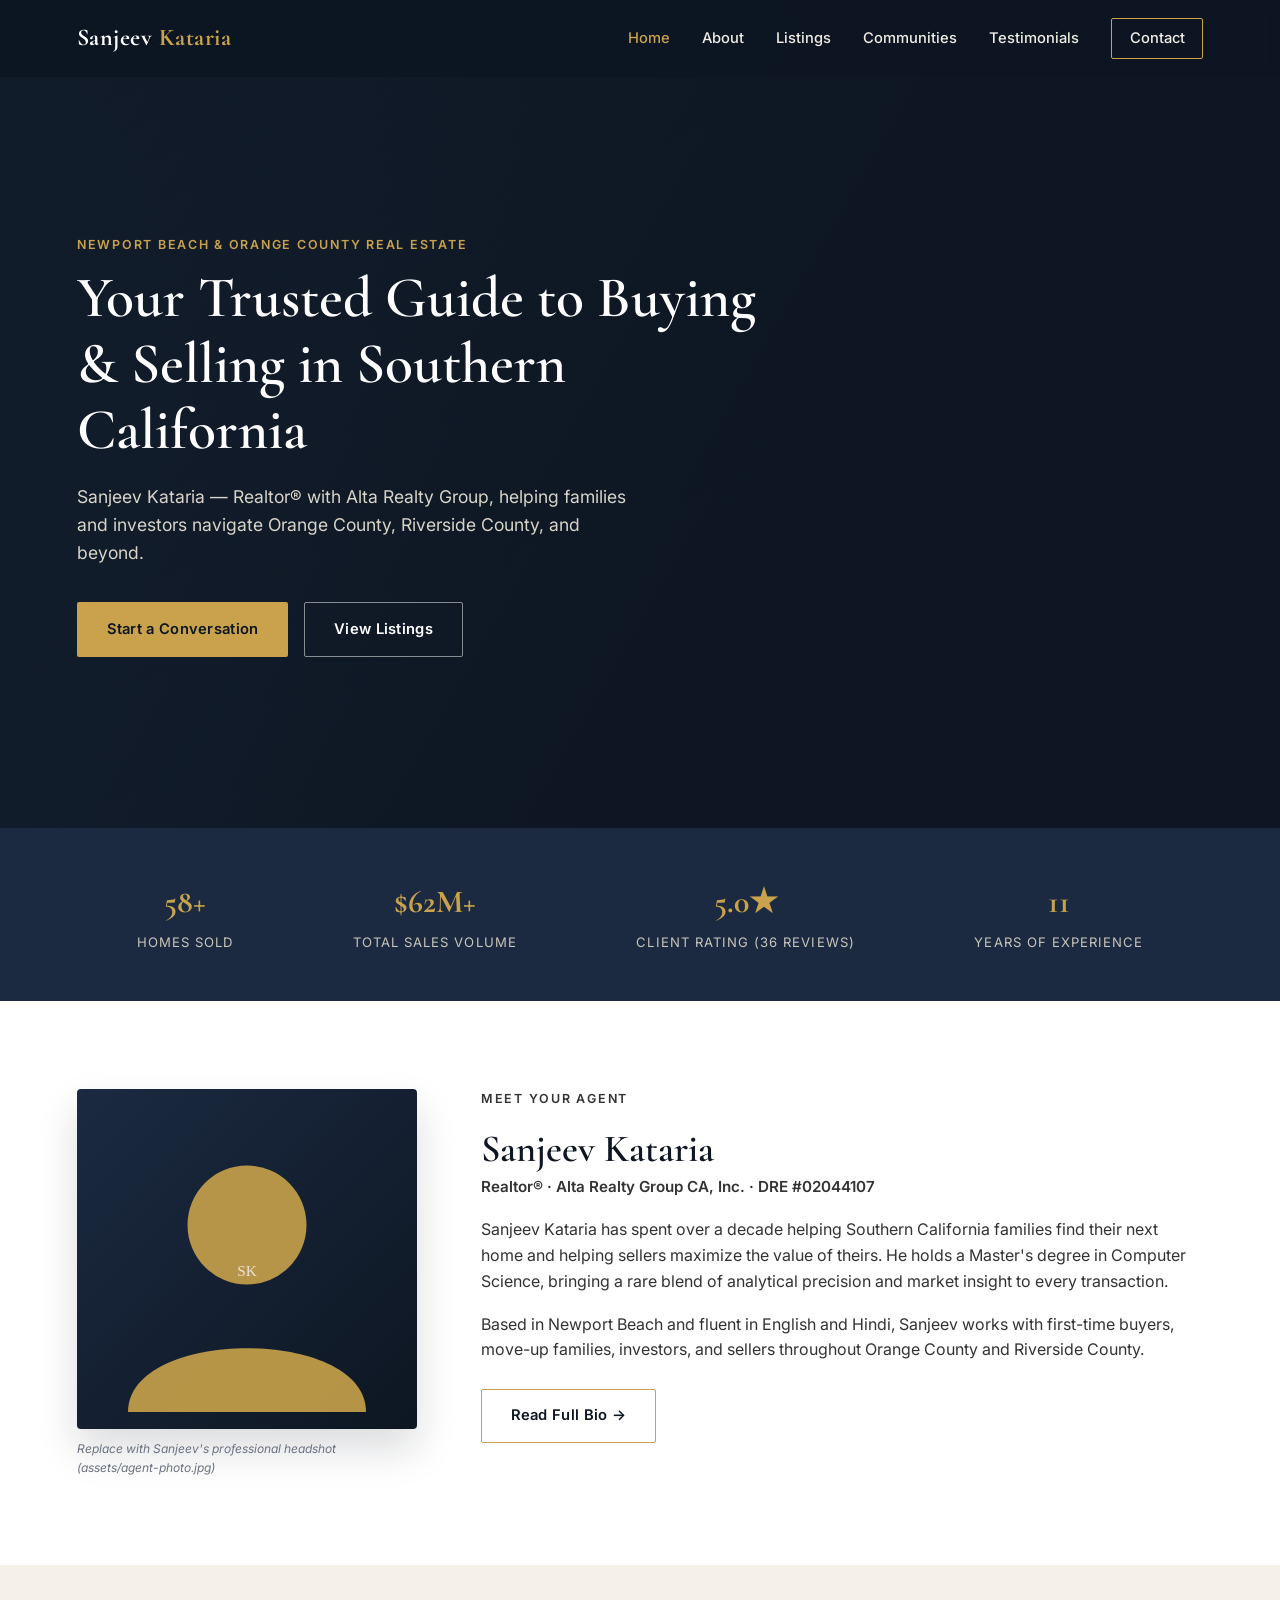
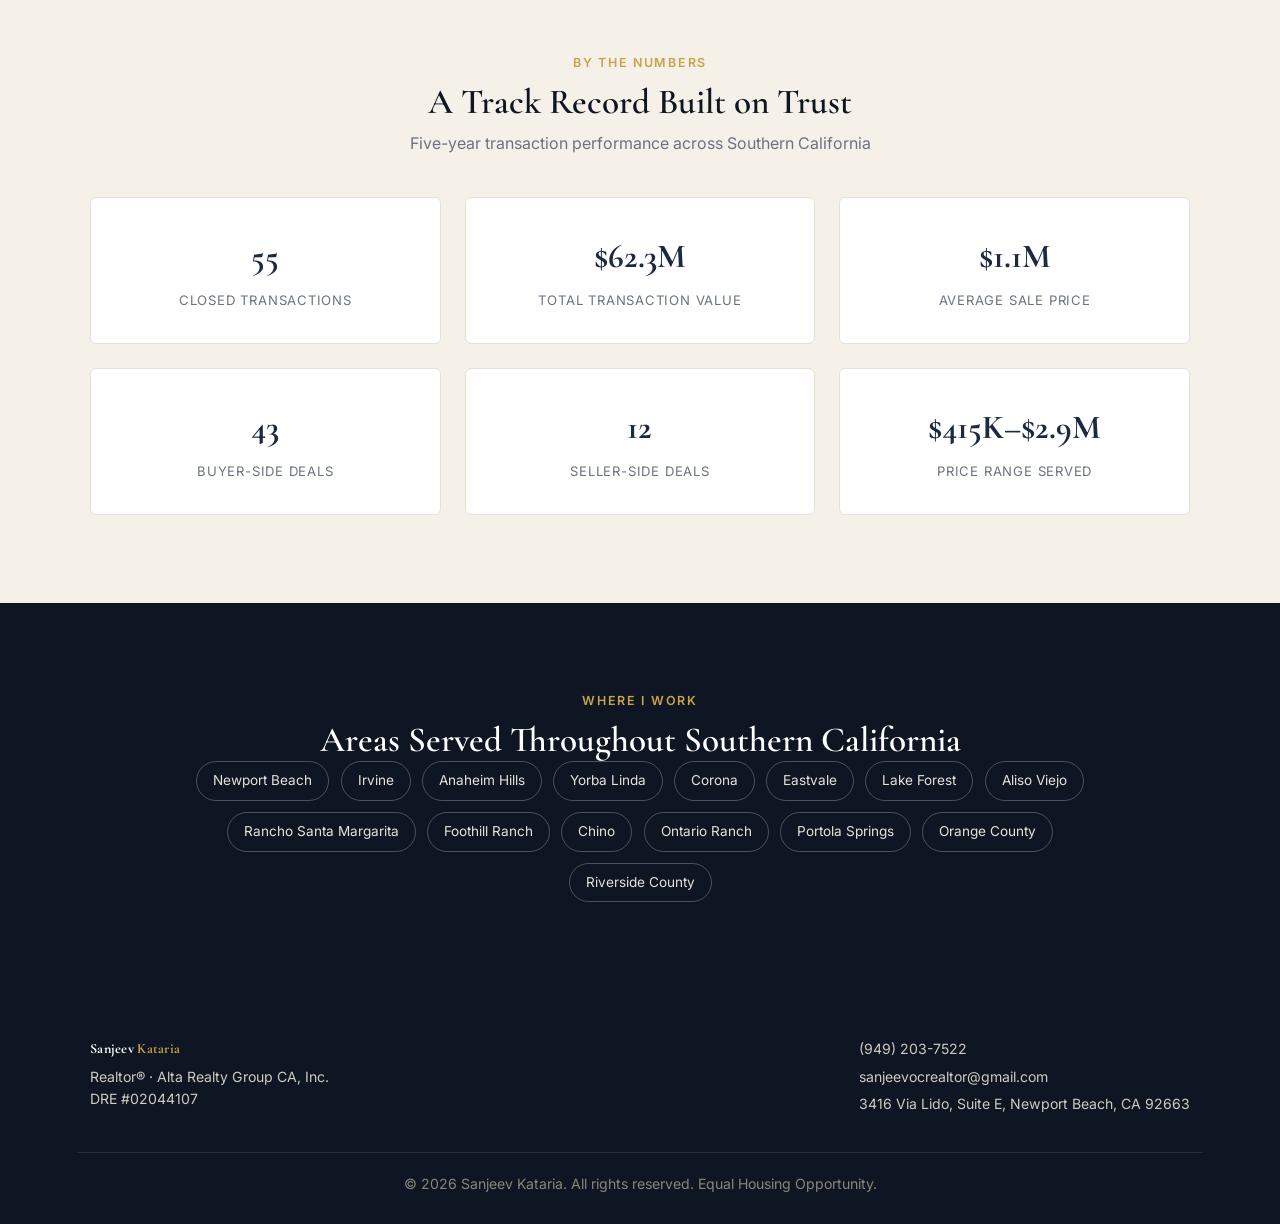
<file: index.html>
<!DOCTYPE html>
<html lang="en">
<head>
<meta charset="UTF-8">
<meta name="viewport" content="width=device-width, initial-scale=1.0">
<title>Sanjeev Kataria | Southern California Real Estate Agent</title>
<meta name="description" content="Sanjeev Kataria is a top-rated real estate agent with Alta Realty Group, serving Orange County, Riverside County, and Southern California buyers and sellers.">
<link rel="preconnect" href="https://fonts.googleapis.com">
<link href="https://fonts.googleapis.com/css2?family=Cormorant+Garamond:wght@500;600;700&family=Inter:wght@300;400;500;600;700&display=swap" rel="stylesheet">
<link rel="stylesheet" href="styles.css">
</head>
<body>

<!-- ===== NAV ===== -->
<header class="site-header" id="header">
  <div class="nav-wrap">
    <a href="index.html" class="logo">Sanjeev <span>Kataria</span></a>
    <nav class="nav-links" id="navLinks">
      <a href="index.html" class="active">Home</a>
      <a href="about.html">About</a>
      <a href="listings.html">Listings</a>
      <a href="communities.html">Communities</a>
      <a href="testimonials.html">Testimonials</a>
      <a href="contact.html" class="nav-cta">Contact</a>
    </nav>
    <button class="nav-toggle" id="navToggle" aria-label="Toggle menu">
      <span></span><span></span><span></span>
    </button>
  </div>
</header>

<!-- ===== HERO ===== -->
<section class="hero" id="top">
  <div class="hero-content">
    <p class="eyebrow">Newport Beach &amp; Orange County Real Estate</p>
    <h1>Your Trusted Guide to Buying &amp; Selling in Southern California</h1>
    <p class="hero-sub">Sanjeev Kataria — Realtor® with Alta Realty Group, helping families and investors navigate Orange County, Riverside County, and beyond.</p>
    <div class="hero-actions">
      <a href="contact.html" class="btn btn-primary">Start a Conversation</a>
      <a href="listings.html" class="btn btn-outline">View Listings</a>
    </div>
  </div>
</section>

<!-- ===== TRUST BAR ===== -->
<section class="trust-bar">
  <div class="trust-item"><strong>58+</strong><span>Homes Sold</span></div>
  <div class="trust-item"><strong>$62M+</strong><span>Total Sales Volume</span></div>
  <div class="trust-item"><strong>5.0★</strong><span>Client Rating (36 Reviews)</span></div>
  <div class="trust-item"><strong>11</strong><span>Years of Experience</span></div>
</section>

<!-- ===== ABOUT TEASER ===== -->
<section class="about" id="about">
  <div class="about-grid">
    <div class="about-photo">
      <img src="assets/placeholder-headshot.svg" alt="Portrait of Sanjeev Kataria" id="agentPhoto">
      <p class="photo-note">Replace with Sanjeev's professional headshot (assets/agent-photo.jpg)</p>
    </div>
    <div class="about-text">
      <p class="eyebrow">Meet Your Agent</p>
      <h2>Sanjeev Kataria</h2>
      <p class="title-line">Realtor® · Alta Realty Group CA, Inc. · DRE #02044107</p>
      <p>Sanjeev Kataria has spent over a decade helping Southern California families find their next home and helping sellers maximize the value of theirs. He holds a Master's degree in Computer Science, bringing a rare blend of analytical precision and market insight to every transaction.</p>
      <p>Based in Newport Beach and fluent in English and Hindi, Sanjeev works with first-time buyers, move-up families, investors, and sellers throughout Orange County and Riverside County.</p>
      <a href="about.html" class="btn btn-outline" style="border-color:#c9a24b;color:#0d1622;margin-top:0.5rem;">Read Full Bio →</a>
    </div>
  </div>
</section>

<!-- ===== STATS / TRACK RECORD ===== -->
<section class="stats" id="stats">
  <p class="eyebrow center">By the Numbers</p>
  <h2 class="center">A Track Record Built on Trust</h2>
  <p class="section-sub center">Five-year transaction performance across Southern California</p>
  <div class="stats-grid">
    <div class="stat-card">
      <span class="stat-num">55</span>
      <span class="stat-label">Closed Transactions</span>
    </div>
    <div class="stat-card">
      <span class="stat-num">$62.3M</span>
      <span class="stat-label">Total Transaction Value</span>
    </div>
    <div class="stat-card">
      <span class="stat-num">$1.1M</span>
      <span class="stat-label">Average Sale Price</span>
    </div>
    <div class="stat-card">
      <span class="stat-num">43</span>
      <span class="stat-label">Buyer-Side Deals</span>
    </div>
    <div class="stat-card">
      <span class="stat-num">12</span>
      <span class="stat-label">Seller-Side Deals</span>
    </div>
    <div class="stat-card">
      <span class="stat-num">$415K–$2.9M</span>
      <span class="stat-label">Price Range Served</span>
    </div>
  </div>
</section>

<!-- ===== AREAS SERVED ===== -->
<section class="areas" id="areas">
  <p class="eyebrow center">Where I Work</p>
  <h2 class="center">Areas Served Throughout Southern California</h2>
  <div class="area-tags">
    <span>Newport Beach</span>
    <span>Irvine</span>
    <span>Anaheim Hills</span>
    <span>Yorba Linda</span>
    <span>Corona</span>
    <span>Eastvale</span>
    <span>Lake Forest</span>
    <span>Aliso Viejo</span>
    <span>Rancho Santa Margarita</span>
    <span>Foothill Ranch</span>
    <span>Chino</span>
    <span>Ontario Ranch</span>
    <span>Portola Springs</span>
    <span>Orange County</span>
    <span>Riverside County</span>
  </div>
</section>

<!-- ===== FOOTER ===== -->
<footer class="site-footer">
  <div class="footer-grid">
    <div>
      <p class="logo footer-logo">Sanjeev <span>Kataria</span></p>
      <p>Realtor® · Alta Realty Group CA, Inc.<br>DRE #02044107</p>
    </div>
    <div>
      <p><a href="tel:+19492037522">(949) 203-7522</a></p>
      <p><a href="mailto:sanjeevocrealtor@gmail.com">sanjeevocrealtor@gmail.com</a></p>
      <p>3416 Via Lido, Suite E, Newport Beach, CA 92663</p>
    </div>
  </div>
  <p class="footer-copy">© <span id="year"></span> Sanjeev Kataria. All rights reserved. Equal Housing Opportunity.</p>
</footer>

<script src="script.js"></script>
</body>
</html>
</file>
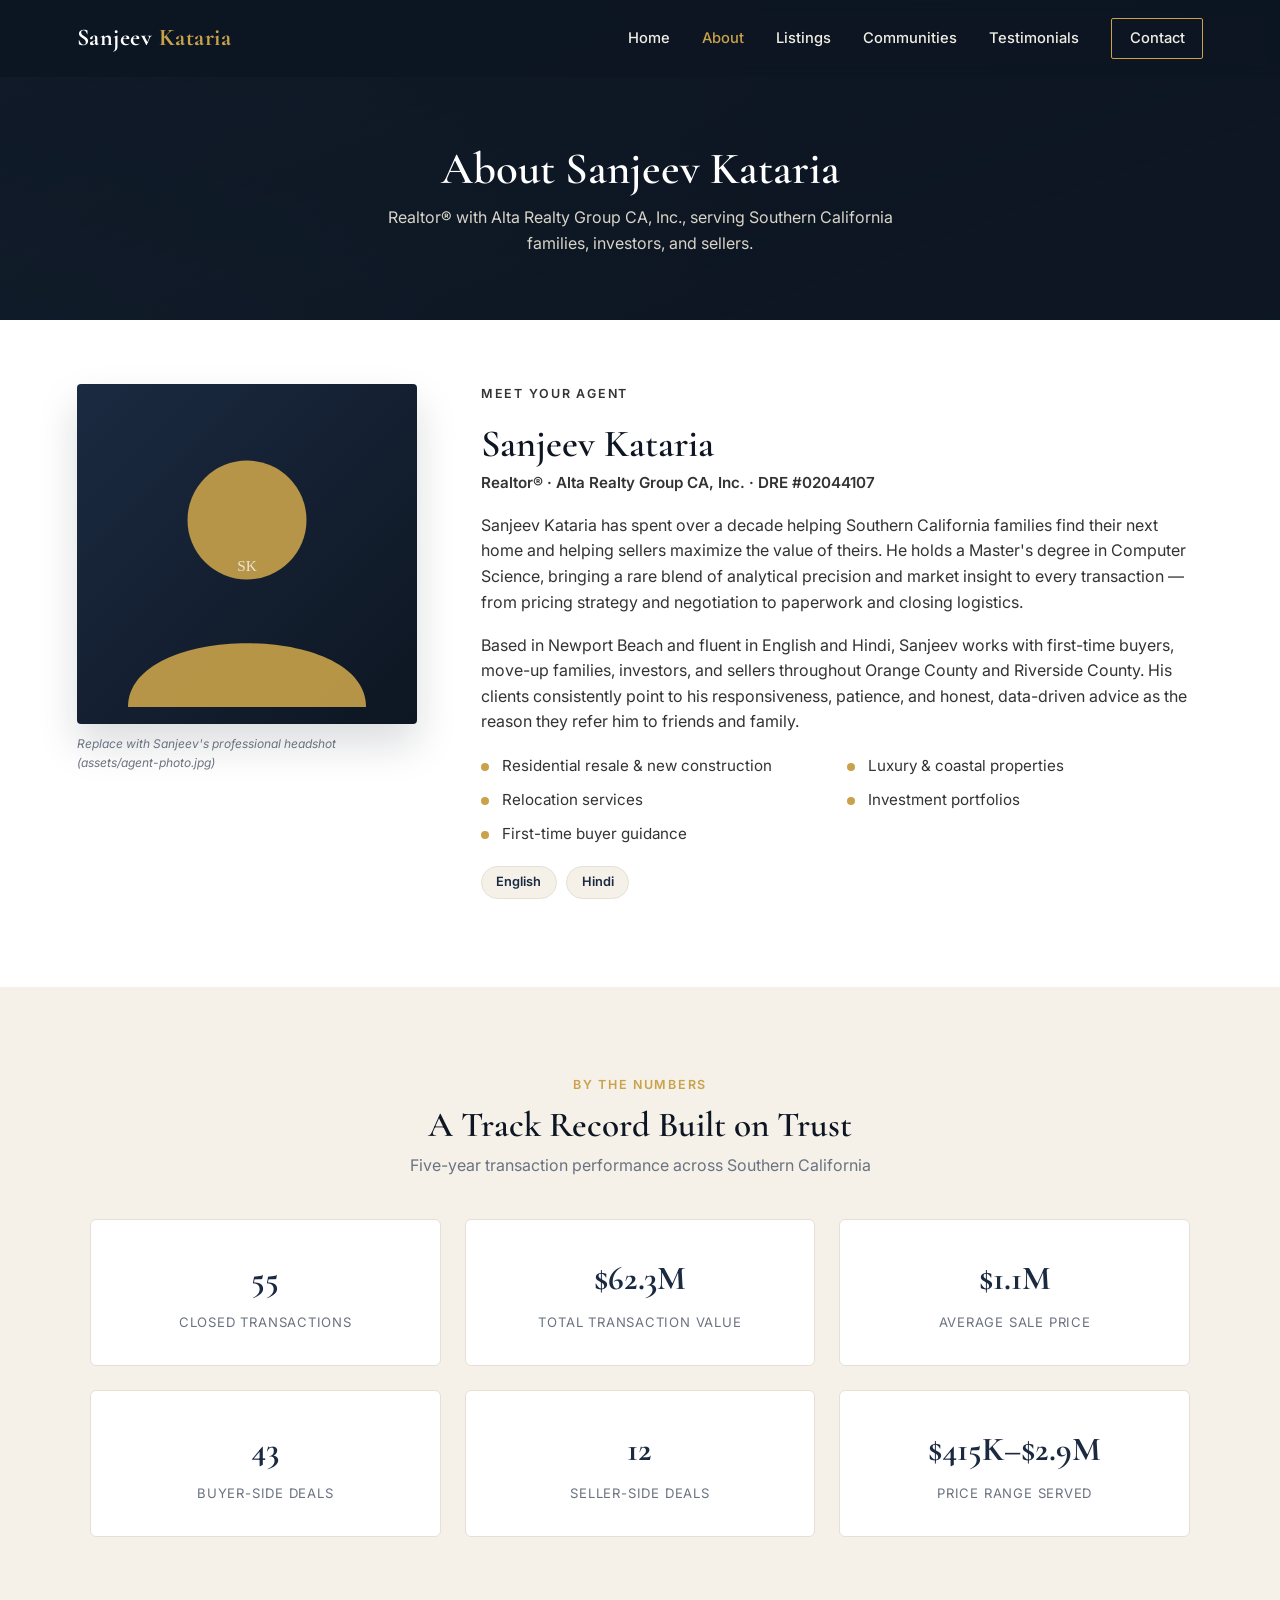
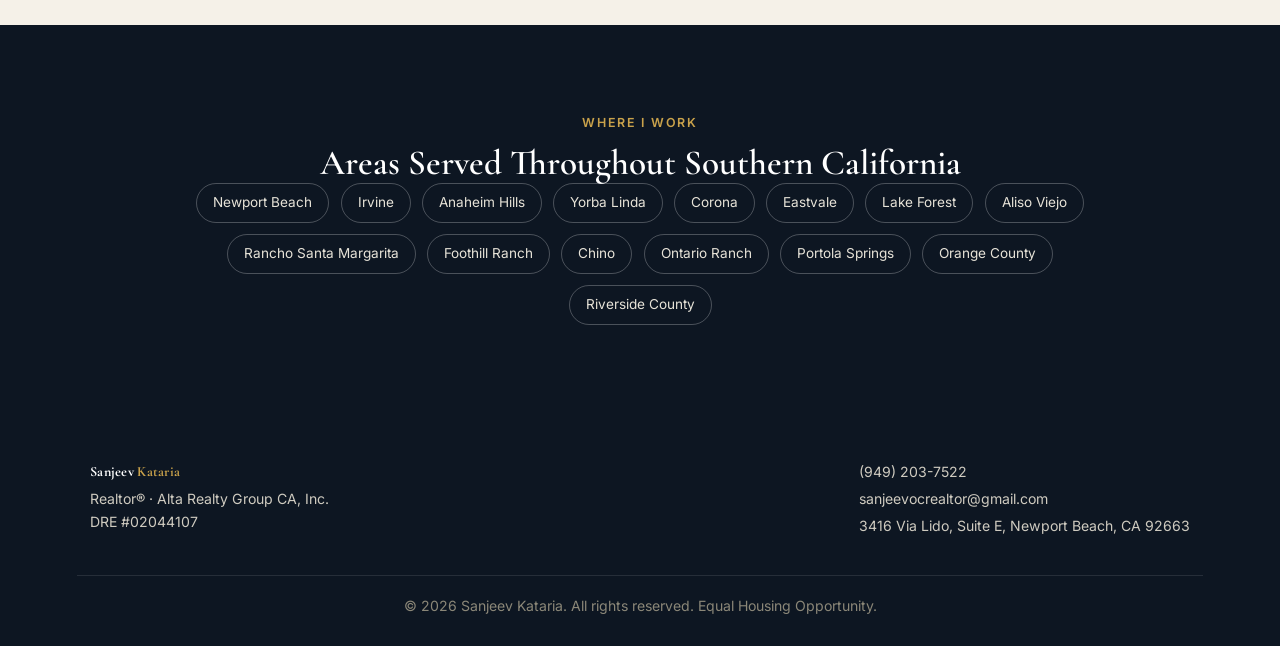
<file: about.html>
<!DOCTYPE html>
<html lang="en">
<head>
<meta charset="UTF-8">
<meta name="viewport" content="width=device-width, initial-scale=1.0">
<title>About Sanjeev Kataria | Southern California Realtor</title>
<meta name="description" content="Learn about Sanjeev Kataria, Realtor® with Alta Realty Group CA, Inc., serving Orange County and Riverside County.">
<link rel="preconnect" href="https://fonts.googleapis.com">
<link href="https://fonts.googleapis.com/css2?family=Cormorant+Garamond:wght@500;600;700&family=Inter:wght@300;400;500;600;700&display=swap" rel="stylesheet">
<link rel="stylesheet" href="styles.css">
</head>
<body>

<header class="site-header" id="header">
  <div class="nav-wrap">
    <a href="index.html" class="logo">Sanjeev <span>Kataria</span></a>
    <nav class="nav-links" id="navLinks">
      <a href="index.html">Home</a>
      <a href="about.html" class="active">About</a>
      <a href="listings.html">Listings</a>
      <a href="communities.html">Communities</a>
      <a href="testimonials.html">Testimonials</a>
      <a href="contact.html" class="nav-cta">Contact</a>
    </nav>
    <button class="nav-toggle" id="navToggle" aria-label="Toggle menu">
      <span></span><span></span><span></span>
    </button>
  </div>
</header>

<section class="page-hero">
  <h1>About Sanjeev Kataria</h1>
  <p>Realtor® with Alta Realty Group CA, Inc., serving Southern California families, investors, and sellers.</p>
</section>

<section class="about" id="about" style="padding-top:4rem;">
  <div class="about-grid">
    <div class="about-photo">
      <img src="assets/placeholder-headshot.svg" alt="Portrait of Sanjeev Kataria" id="agentPhoto">
      <p class="photo-note">Replace with Sanjeev's professional headshot (assets/agent-photo.jpg)</p>
    </div>
    <div class="about-text">
      <p class="eyebrow">Meet Your Agent</p>
      <h2>Sanjeev Kataria</h2>
      <p class="title-line">Realtor® · Alta Realty Group CA, Inc. · DRE #02044107</p>
      <p>Sanjeev Kataria has spent over a decade helping Southern California families find their next home and helping sellers maximize the value of theirs. He holds a Master's degree in Computer Science, bringing a rare blend of analytical precision and market insight to every transaction — from pricing strategy and negotiation to paperwork and closing logistics.</p>
      <p>Based in Newport Beach and fluent in English and Hindi, Sanjeev works with first-time buyers, move-up families, investors, and sellers throughout Orange County and Riverside County. His clients consistently point to his responsiveness, patience, and honest, data-driven advice as the reason they refer him to friends and family.</p>
      <ul class="specialty-list">
        <li>Residential resale &amp; new construction</li>
        <li>Luxury &amp; coastal properties</li>
        <li>Relocation services</li>
        <li>Investment portfolios</li>
        <li>First-time buyer guidance</li>
      </ul>
      <div class="lang-badges">
        <span class="badge">English</span>
        <span class="badge">Hindi</span>
      </div>
    </div>
  </div>
</section>

<section class="stats" id="stats">
  <p class="eyebrow center">By the Numbers</p>
  <h2 class="center">A Track Record Built on Trust</h2>
  <p class="section-sub center">Five-year transaction performance across Southern California</p>
  <div class="stats-grid">
    <div class="stat-card">
      <span class="stat-num">55</span>
      <span class="stat-label">Closed Transactions</span>
    </div>
    <div class="stat-card">
      <span class="stat-num">$62.3M</span>
      <span class="stat-label">Total Transaction Value</span>
    </div>
    <div class="stat-card">
      <span class="stat-num">$1.1M</span>
      <span class="stat-label">Average Sale Price</span>
    </div>
    <div class="stat-card">
      <span class="stat-num">43</span>
      <span class="stat-label">Buyer-Side Deals</span>
    </div>
    <div class="stat-card">
      <span class="stat-num">12</span>
      <span class="stat-label">Seller-Side Deals</span>
    </div>
    <div class="stat-card">
      <span class="stat-num">$415K–$2.9M</span>
      <span class="stat-label">Price Range Served</span>
    </div>
  </div>
</section>

<section class="areas" id="areas">
  <p class="eyebrow center">Where I Work</p>
  <h2 class="center">Areas Served Throughout Southern California</h2>
  <div class="area-tags">
    <span>Newport Beach</span>
    <span>Irvine</span>
    <span>Anaheim Hills</span>
    <span>Yorba Linda</span>
    <span>Corona</span>
    <span>Eastvale</span>
    <span>Lake Forest</span>
    <span>Aliso Viejo</span>
    <span>Rancho Santa Margarita</span>
    <span>Foothill Ranch</span>
    <span>Chino</span>
    <span>Ontario Ranch</span>
    <span>Portola Springs</span>
    <span>Orange County</span>
    <span>Riverside County</span>
  </div>
</section>

<footer class="site-footer">
  <div class="footer-grid">
    <div>
      <p class="logo footer-logo">Sanjeev <span>Kataria</span></p>
      <p>Realtor® · Alta Realty Group CA, Inc.<br>DRE #02044107</p>
    </div>
    <div>
      <p><a href="tel:+19492037522">(949) 203-7522</a></p>
      <p><a href="mailto:sanjeevocrealtor@gmail.com">sanjeevocrealtor@gmail.com</a></p>
      <p>3416 Via Lido, Suite E, Newport Beach, CA 92663</p>
    </div>
  </div>
  <p class="footer-copy">© <span id="year"></span> Sanjeev Kataria. All rights reserved. Equal Housing Opportunity.</p>
</footer>

<script src="script.js"></script>
</body>
</html>
</file>
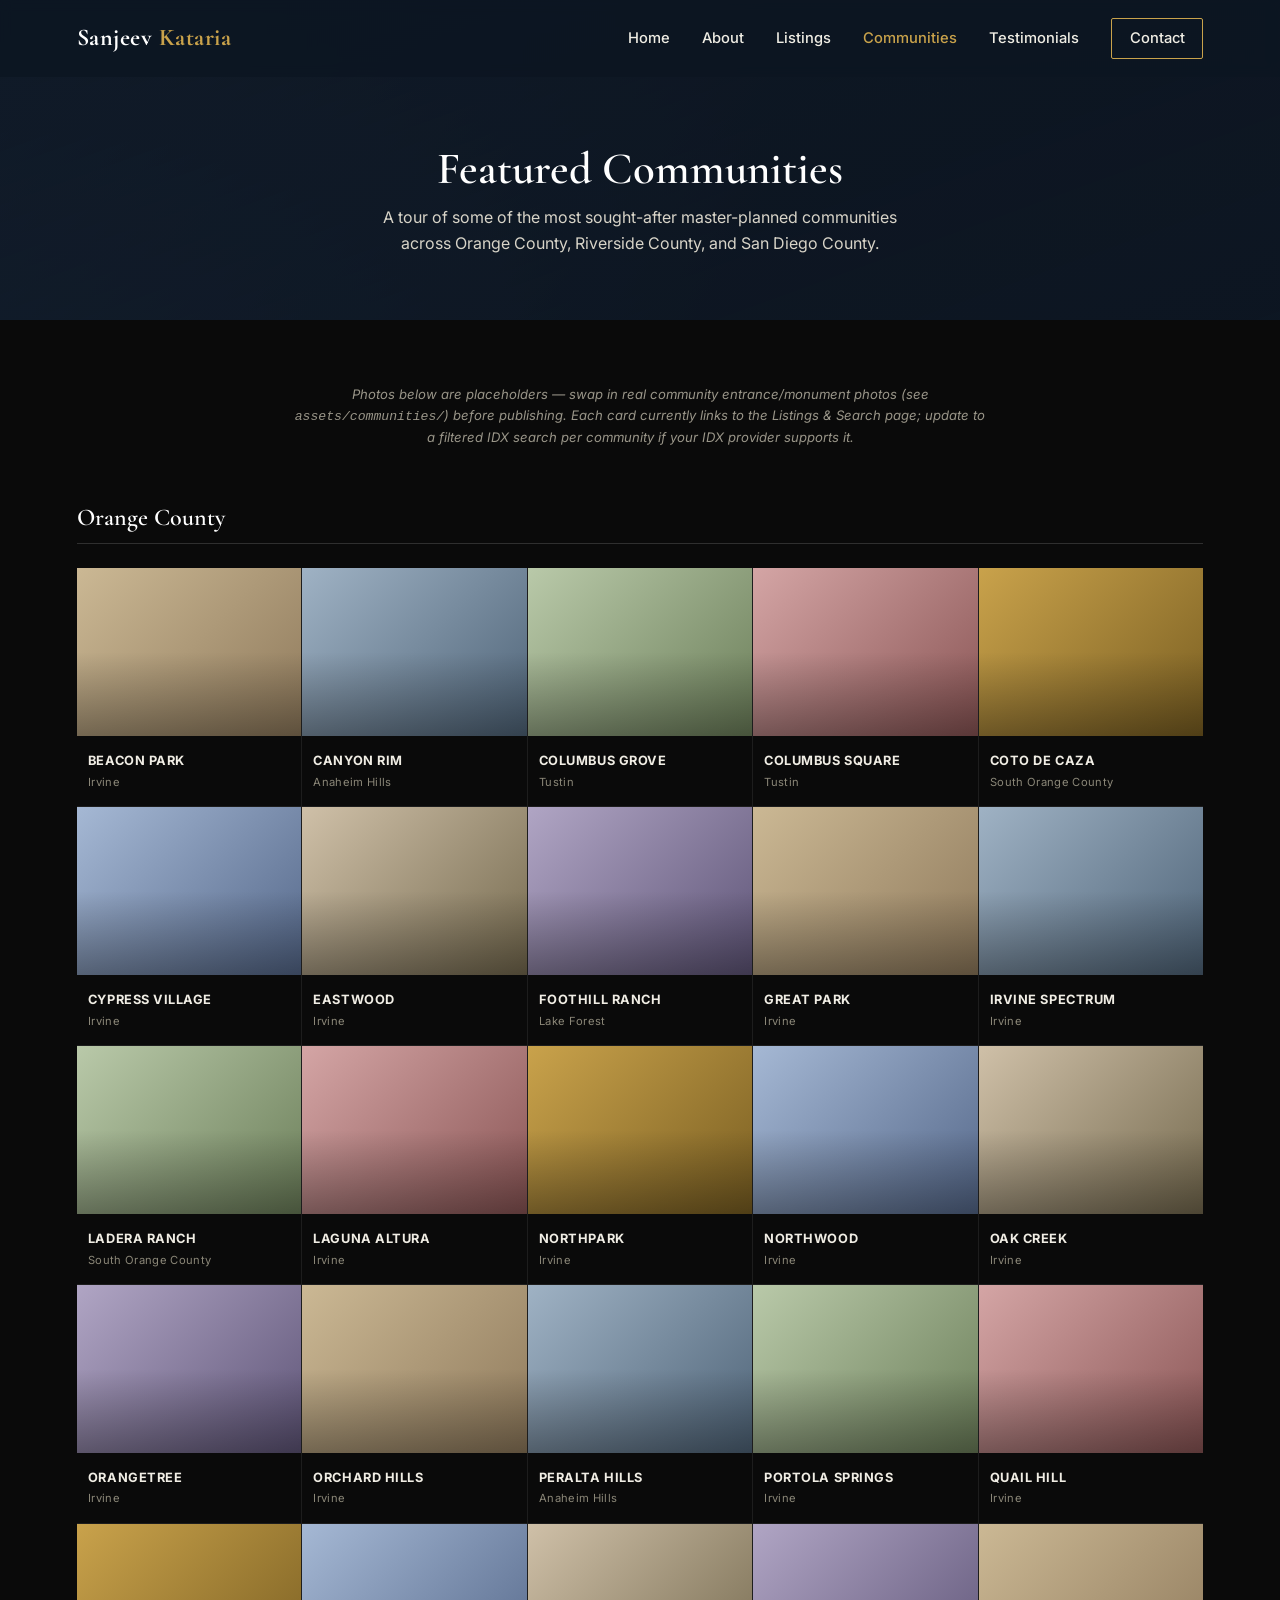
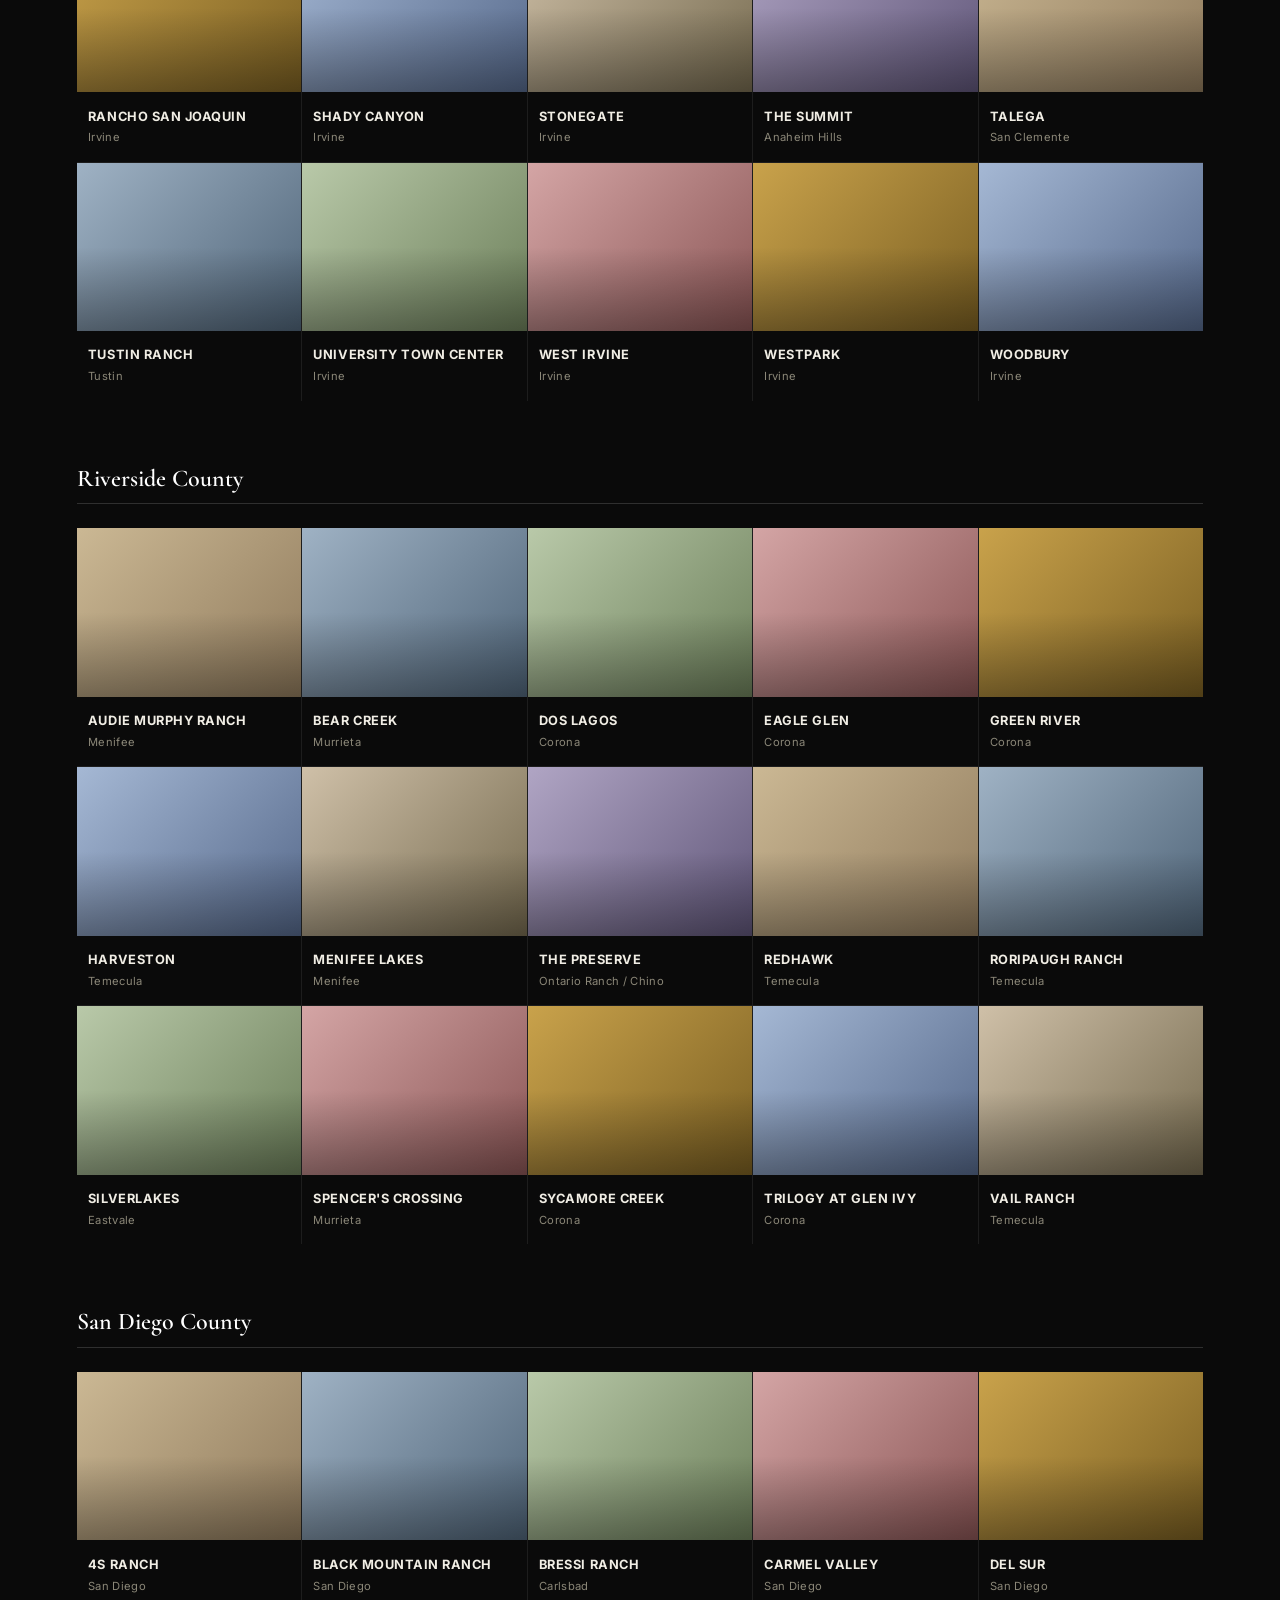
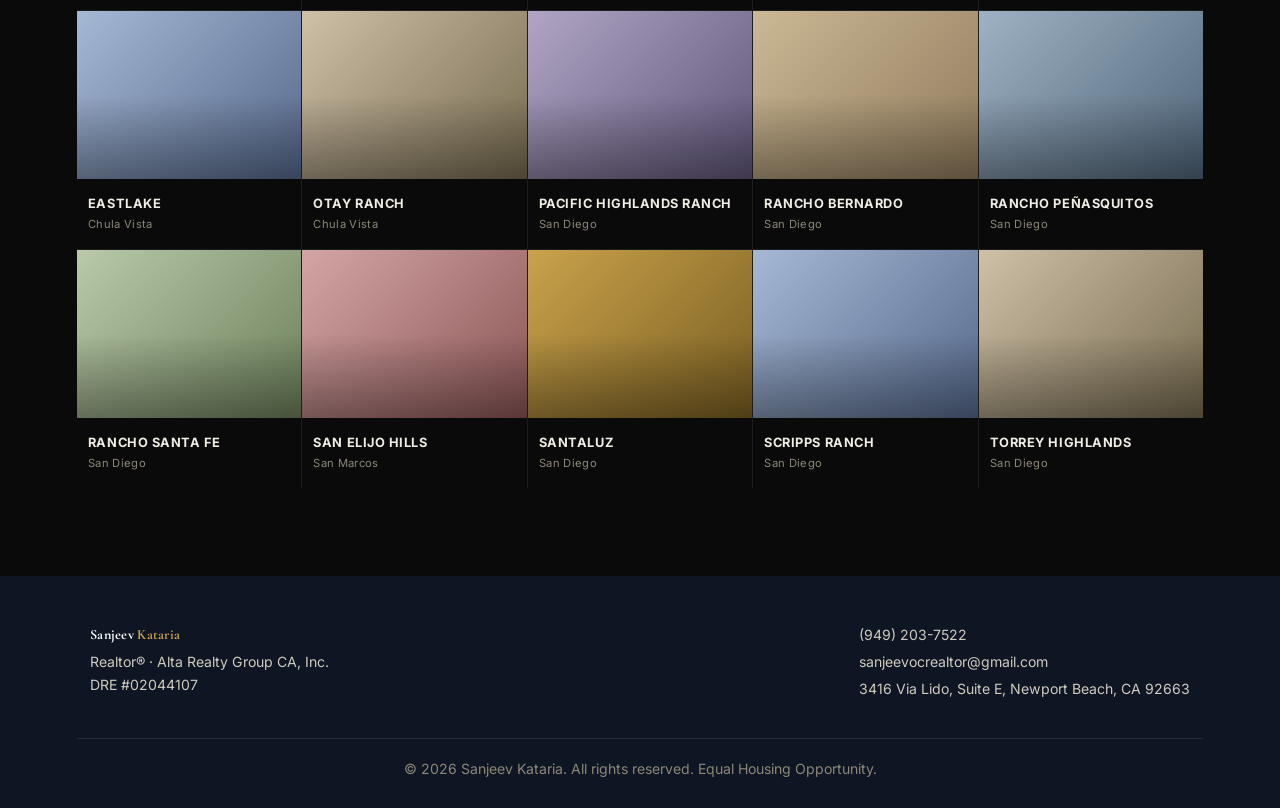
<file: communities.html>
<!DOCTYPE html>
<html lang="en">
<head>
<meta charset="UTF-8">
<meta name="viewport" content="width=device-width, initial-scale=1.0">
<title>Southern California Communities | Sanjeev Kataria Realtor</title>
<meta name="description" content="Explore featured master-planned communities across Orange County (Irvine, Tustin, Anaheim Hills), Riverside County, and San Diego County with Sanjeev Kataria.">
<link rel="preconnect" href="https://fonts.googleapis.com">
<link href="https://fonts.googleapis.com/css2?family=Cormorant+Garamond:wght@500;600;700&family=Inter:wght@300;400;500;600;700&display=swap" rel="stylesheet">
<link rel="stylesheet" href="styles.css">
</head>
<body>

<header class="site-header" id="header">
  <div class="nav-wrap">
    <a href="index.html" class="logo">Sanjeev <span>Kataria</span></a>
    <nav class="nav-links" id="navLinks">
      <a href="index.html">Home</a>
      <a href="about.html">About</a>
      <a href="listings.html">Listings</a>
      <a href="communities.html" class="active">Communities</a>
      <a href="testimonials.html">Testimonials</a>
      <a href="contact.html" class="nav-cta">Contact</a>
    </nav>
    <button class="nav-toggle" id="navToggle" aria-label="Toggle menu">
      <span></span><span></span><span></span>
    </button>
  </div>
</header>

<section class="page-hero">
  <h1>Featured Communities</h1>
  <p>A tour of some of the most sought-after master-planned communities across Orange County, Riverside County, and San Diego County.</p>
</section>

<section class="communities-section" style="padding-top:4rem;">
  <p class="communities-note">Photos below are placeholders — swap in real community entrance/monument photos (see <code>assets/communities/</code>) before publishing. Each card currently links to the Listings &amp; Search page; update to a filtered IDX search per community if your IDX provider supports it.</p>

  <!-- ORANGE COUNTY: IRVINE / TUSTIN / ANAHEIM HILLS -->
  <div class="region-block">
    <h2 class="region-title">Orange County</h2>
    <div class="community-grid">
      <a href="listings.html#search" class="community-card">
        <div class="community-photo cbg-1"></div>
        <div class="community-name">Beacon Park</div>
        <span class="community-city">Irvine</span>
      </a>
      <a href="listings.html#search" class="community-card">
        <div class="community-photo cbg-2"></div>
        <div class="community-name">Canyon Rim</div>
        <span class="community-city">Anaheim Hills</span>
      </a>
      <a href="listings.html#search" class="community-card">
        <div class="community-photo cbg-3"></div>
        <div class="community-name">Columbus Grove</div>
        <span class="community-city">Tustin</span>
      </a>
      <a href="listings.html#search" class="community-card">
        <div class="community-photo cbg-4"></div>
        <div class="community-name">Columbus Square</div>
        <span class="community-city">Tustin</span>
      </a>
      <a href="listings.html#search" class="community-card">
        <div class="community-photo cbg-5"></div>
        <div class="community-name">Coto de Caza</div>
        <span class="community-city">South Orange County</span>
      </a>
      <a href="listings.html#search" class="community-card">
        <div class="community-photo cbg-6"></div>
        <div class="community-name">Cypress Village</div>
        <span class="community-city">Irvine</span>
      </a>
      <a href="listings.html#search" class="community-card">
        <div class="community-photo cbg-7"></div>
        <div class="community-name">Eastwood</div>
        <span class="community-city">Irvine</span>
      </a>
      <a href="listings.html#search" class="community-card">
        <div class="community-photo cbg-8"></div>
        <div class="community-name">Foothill Ranch</div>
        <span class="community-city">Lake Forest</span>
      </a>
      <a href="listings.html#search" class="community-card">
        <div class="community-photo cbg-1"></div>
        <div class="community-name">Great Park</div>
        <span class="community-city">Irvine</span>
      </a>
      <a href="listings.html#search" class="community-card">
        <div class="community-photo cbg-2"></div>
        <div class="community-name">Irvine Spectrum</div>
        <span class="community-city">Irvine</span>
      </a>
      <a href="listings.html#search" class="community-card">
        <div class="community-photo cbg-3"></div>
        <div class="community-name">Ladera Ranch</div>
        <span class="community-city">South Orange County</span>
      </a>
      <a href="listings.html#search" class="community-card">
        <div class="community-photo cbg-4"></div>
        <div class="community-name">Laguna Altura</div>
        <span class="community-city">Irvine</span>
      </a>
      <a href="listings.html#search" class="community-card">
        <div class="community-photo cbg-5"></div>
        <div class="community-name">Northpark</div>
        <span class="community-city">Irvine</span>
      </a>
      <a href="listings.html#search" class="community-card">
        <div class="community-photo cbg-6"></div>
        <div class="community-name">Northwood</div>
        <span class="community-city">Irvine</span>
      </a>
      <a href="listings.html#search" class="community-card">
        <div class="community-photo cbg-7"></div>
        <div class="community-name">Oak Creek</div>
        <span class="community-city">Irvine</span>
      </a>
      <a href="listings.html#search" class="community-card">
        <div class="community-photo cbg-8"></div>
        <div class="community-name">Orangetree</div>
        <span class="community-city">Irvine</span>
      </a>
      <a href="listings.html#search" class="community-card">
        <div class="community-photo cbg-1"></div>
        <div class="community-name">Orchard Hills</div>
        <span class="community-city">Irvine</span>
      </a>
      <a href="listings.html#search" class="community-card">
        <div class="community-photo cbg-2"></div>
        <div class="community-name">Peralta Hills</div>
        <span class="community-city">Anaheim Hills</span>
      </a>
      <a href="listings.html#search" class="community-card">
        <div class="community-photo cbg-3"></div>
        <div class="community-name">Portola Springs</div>
        <span class="community-city">Irvine</span>
      </a>
      <a href="listings.html#search" class="community-card">
        <div class="community-photo cbg-4"></div>
        <div class="community-name">Quail Hill</div>
        <span class="community-city">Irvine</span>
      </a>
      <a href="listings.html#search" class="community-card">
        <div class="community-photo cbg-5"></div>
        <div class="community-name">Rancho San Joaquin</div>
        <span class="community-city">Irvine</span>
      </a>
      <a href="listings.html#search" class="community-card">
        <div class="community-photo cbg-6"></div>
        <div class="community-name">Shady Canyon</div>
        <span class="community-city">Irvine</span>
      </a>
      <a href="listings.html#search" class="community-card">
        <div class="community-photo cbg-7"></div>
        <div class="community-name">Stonegate</div>
        <span class="community-city">Irvine</span>
      </a>
      <a href="listings.html#search" class="community-card">
        <div class="community-photo cbg-8"></div>
        <div class="community-name">The Summit</div>
        <span class="community-city">Anaheim Hills</span>
      </a>
      <a href="listings.html#search" class="community-card">
        <div class="community-photo cbg-1"></div>
        <div class="community-name">Talega</div>
        <span class="community-city">San Clemente</span>
      </a>
      <a href="listings.html#search" class="community-card">
        <div class="community-photo cbg-2"></div>
        <div class="community-name">Tustin Ranch</div>
        <span class="community-city">Tustin</span>
      </a>
      <a href="listings.html#search" class="community-card">
        <div class="community-photo cbg-3"></div>
        <div class="community-name">University Town Center</div>
        <span class="community-city">Irvine</span>
      </a>
      <a href="listings.html#search" class="community-card">
        <div class="community-photo cbg-4"></div>
        <div class="community-name">West Irvine</div>
        <span class="community-city">Irvine</span>
      </a>
      <a href="listings.html#search" class="community-card">
        <div class="community-photo cbg-5"></div>
        <div class="community-name">Westpark</div>
        <span class="community-city">Irvine</span>
      </a>
      <a href="listings.html#search" class="community-card">
        <div class="community-photo cbg-6"></div>
        <div class="community-name">Woodbury</div>
        <span class="community-city">Irvine</span>
      </a>
    </div>
  </div>

  <!-- RIVERSIDE COUNTY -->
  <div class="region-block">
    <h2 class="region-title">Riverside County</h2>
    <div class="community-grid">
      <a href="listings.html#search" class="community-card">
        <div class="community-photo cbg-1"></div>
        <div class="community-name">Audie Murphy Ranch</div>
        <span class="community-city">Menifee</span>
      </a>
      <a href="listings.html#search" class="community-card">
        <div class="community-photo cbg-2"></div>
        <div class="community-name">Bear Creek</div>
        <span class="community-city">Murrieta</span>
      </a>
      <a href="listings.html#search" class="community-card">
        <div class="community-photo cbg-3"></div>
        <div class="community-name">Dos Lagos</div>
        <span class="community-city">Corona</span>
      </a>
      <a href="listings.html#search" class="community-card">
        <div class="community-photo cbg-4"></div>
        <div class="community-name">Eagle Glen</div>
        <span class="community-city">Corona</span>
      </a>
      <a href="listings.html#search" class="community-card">
        <div class="community-photo cbg-5"></div>
        <div class="community-name">Green River</div>
        <span class="community-city">Corona</span>
      </a>
      <a href="listings.html#search" class="community-card">
        <div class="community-photo cbg-6"></div>
        <div class="community-name">Harveston</div>
        <span class="community-city">Temecula</span>
      </a>
      <a href="listings.html#search" class="community-card">
        <div class="community-photo cbg-7"></div>
        <div class="community-name">Menifee Lakes</div>
        <span class="community-city">Menifee</span>
      </a>
      <a href="listings.html#search" class="community-card">
        <div class="community-photo cbg-8"></div>
        <div class="community-name">The Preserve</div>
        <span class="community-city">Ontario Ranch / Chino</span>
      </a>
      <a href="listings.html#search" class="community-card">
        <div class="community-photo cbg-1"></div>
        <div class="community-name">Redhawk</div>
        <span class="community-city">Temecula</span>
      </a>
      <a href="listings.html#search" class="community-card">
        <div class="community-photo cbg-2"></div>
        <div class="community-name">Roripaugh Ranch</div>
        <span class="community-city">Temecula</span>
      </a>
      <a href="listings.html#search" class="community-card">
        <div class="community-photo cbg-3"></div>
        <div class="community-name">Silverlakes</div>
        <span class="community-city">Eastvale</span>
      </a>
      <a href="listings.html#search" class="community-card">
        <div class="community-photo cbg-4"></div>
        <div class="community-name">Spencer's Crossing</div>
        <span class="community-city">Murrieta</span>
      </a>
      <a href="listings.html#search" class="community-card">
        <div class="community-photo cbg-5"></div>
        <div class="community-name">Sycamore Creek</div>
        <span class="community-city">Corona</span>
      </a>
      <a href="listings.html#search" class="community-card">
        <div class="community-photo cbg-6"></div>
        <div class="community-name">Trilogy at Glen Ivy</div>
        <span class="community-city">Corona</span>
      </a>
      <a href="listings.html#search" class="community-card">
        <div class="community-photo cbg-7"></div>
        <div class="community-name">Vail Ranch</div>
        <span class="community-city">Temecula</span>
      </a>
    </div>
  </div>

  <!-- SAN DIEGO COUNTY -->
  <div class="region-block">
    <h2 class="region-title">San Diego County</h2>
    <div class="community-grid">
      <a href="listings.html#search" class="community-card">
        <div class="community-photo cbg-1"></div>
        <div class="community-name">4S Ranch</div>
        <span class="community-city">San Diego</span>
      </a>
      <a href="listings.html#search" class="community-card">
        <div class="community-photo cbg-2"></div>
        <div class="community-name">Black Mountain Ranch</div>
        <span class="community-city">San Diego</span>
      </a>
      <a href="listings.html#search" class="community-card">
        <div class="community-photo cbg-3"></div>
        <div class="community-name">Bressi Ranch</div>
        <span class="community-city">Carlsbad</span>
      </a>
      <a href="listings.html#search" class="community-card">
        <div class="community-photo cbg-4"></div>
        <div class="community-name">Carmel Valley</div>
        <span class="community-city">San Diego</span>
      </a>
      <a href="listings.html#search" class="community-card">
        <div class="community-photo cbg-5"></div>
        <div class="community-name">Del Sur</div>
        <span class="community-city">San Diego</span>
      </a>
      <a href="listings.html#search" class="community-card">
        <div class="community-photo cbg-6"></div>
        <div class="community-name">EastLake</div>
        <span class="community-city">Chula Vista</span>
      </a>
      <a href="listings.html#search" class="community-card">
        <div class="community-photo cbg-7"></div>
        <div class="community-name">Otay Ranch</div>
        <span class="community-city">Chula Vista</span>
      </a>
      <a href="listings.html#search" class="community-card">
        <div class="community-photo cbg-8"></div>
        <div class="community-name">Pacific Highlands Ranch</div>
        <span class="community-city">San Diego</span>
      </a>
      <a href="listings.html#search" class="community-card">
        <div class="community-photo cbg-1"></div>
        <div class="community-name">Rancho Bernardo</div>
        <span class="community-city">San Diego</span>
      </a>
      <a href="listings.html#search" class="community-card">
        <div class="community-photo cbg-2"></div>
        <div class="community-name">Rancho Peñasquitos</div>
        <span class="community-city">San Diego</span>
      </a>
      <a href="listings.html#search" class="community-card">
        <div class="community-photo cbg-3"></div>
        <div class="community-name">Rancho Santa Fe</div>
        <span class="community-city">San Diego</span>
      </a>
      <a href="listings.html#search" class="community-card">
        <div class="community-photo cbg-4"></div>
        <div class="community-name">San Elijo Hills</div>
        <span class="community-city">San Marcos</span>
      </a>
      <a href="listings.html#search" class="community-card">
        <div class="community-photo cbg-5"></div>
        <div class="community-name">Santaluz</div>
        <span class="community-city">San Diego</span>
      </a>
      <a href="listings.html#search" class="community-card">
        <div class="community-photo cbg-6"></div>
        <div class="community-name">Scripps Ranch</div>
        <span class="community-city">San Diego</span>
      </a>
      <a href="listings.html#search" class="community-card">
        <div class="community-photo cbg-7"></div>
        <div class="community-name">Torrey Highlands</div>
        <span class="community-city">San Diego</span>
      </a>
    </div>
  </div>

</section>

<footer class="site-footer">
  <div class="footer-grid">
    <div>
      <p class="logo footer-logo">Sanjeev <span>Kataria</span></p>
      <p>Realtor® · Alta Realty Group CA, Inc.<br>DRE #02044107</p>
    </div>
    <div>
      <p><a href="tel:+19492037522">(949) 203-7522</a></p>
      <p><a href="mailto:sanjeevocrealtor@gmail.com">sanjeevocrealtor@gmail.com</a></p>
      <p>3416 Via Lido, Suite E, Newport Beach, CA 92663</p>
    </div>
  </div>
  <p class="footer-copy">© <span id="year"></span> Sanjeev Kataria. All rights reserved. Equal Housing Opportunity.</p>
</footer>

<script src="script.js"></script>
</body>
</html>
</file>
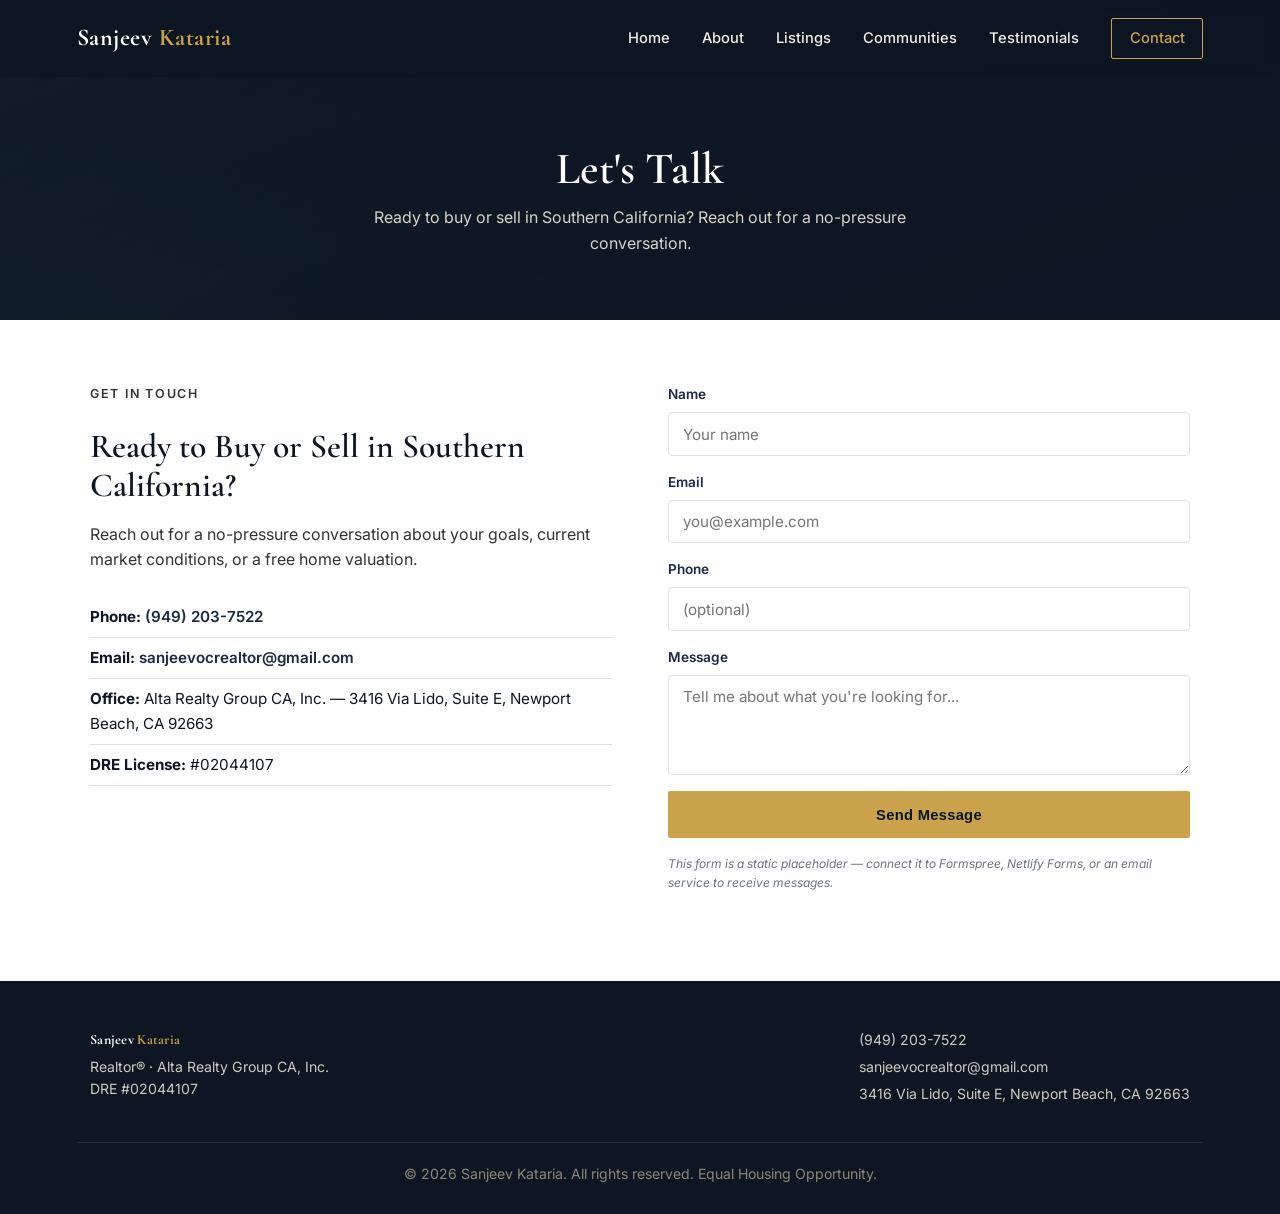
<file: contact.html>
<!DOCTYPE html>
<html lang="en">
<head>
<meta charset="UTF-8">
<meta name="viewport" content="width=device-width, initial-scale=1.0">
<title>Contact Sanjeev Kataria | Southern California Realtor</title>
<meta name="description" content="Get in touch with Sanjeev Kataria, Realtor® with Alta Realty Group CA, Inc., for buying or selling a home in Southern California.">
<link rel="preconnect" href="https://fonts.googleapis.com">
<link href="https://fonts.googleapis.com/css2?family=Cormorant+Garamond:wght@500;600;700&family=Inter:wght@300;400;500;600;700&display=swap" rel="stylesheet">
<link rel="stylesheet" href="styles.css">
</head>
<body>

<header class="site-header" id="header">
  <div class="nav-wrap">
    <a href="index.html" class="logo">Sanjeev <span>Kataria</span></a>
    <nav class="nav-links" id="navLinks">
      <a href="index.html">Home</a>
      <a href="about.html">About</a>
      <a href="listings.html">Listings</a>
      <a href="communities.html">Communities</a>
      <a href="testimonials.html">Testimonials</a>
      <a href="contact.html" class="nav-cta active">Contact</a>
    </nav>
    <button class="nav-toggle" id="navToggle" aria-label="Toggle menu">
      <span></span><span></span><span></span>
    </button>
  </div>
</header>

<section class="page-hero">
  <h1>Let's Talk</h1>
  <p>Ready to buy or sell in Southern California? Reach out for a no-pressure conversation.</p>
</section>

<section class="contact" id="contact" style="padding-top:4rem;">
  <div class="contact-grid">
    <div class="contact-info">
      <p class="eyebrow">Get In Touch</p>
      <h2>Ready to Buy or Sell in Southern California?</h2>
      <p>Reach out for a no-pressure conversation about your goals, current market conditions, or a free home valuation.</p>
      <ul class="contact-details">
        <li><strong>Phone:</strong> <a href="tel:+19492037522">(949) 203-7522</a></li>
        <li><strong>Email:</strong> <a href="mailto:sanjeevocrealtor@gmail.com">sanjeevocrealtor@gmail.com</a></li>
        <li><strong>Office:</strong> Alta Realty Group CA, Inc. — 3416 Via Lido, Suite E, Newport Beach, CA 92663</li>
        <li><strong>DRE License:</strong> #02044107</li>
      </ul>
    </div>
    <form class="contact-form" id="contactForm">
      <label>Name
        <input type="text" name="name" required placeholder="Your name">
      </label>
      <label>Email
        <input type="email" name="email" required placeholder="you@example.com">
      </label>
      <label>Phone
        <input type="tel" name="phone" placeholder="(optional)">
      </label>
      <label>Message
        <textarea name="message" rows="4" required placeholder="Tell me about what you're looking for..."></textarea>
      </label>
      <button type="submit" class="btn btn-primary btn-full">Send Message</button>
      <p class="form-note">This form is a static placeholder — connect it to Formspree, Netlify Forms, or an email service to receive messages.</p>
    </form>
  </div>
</section>

<footer class="site-footer">
  <div class="footer-grid">
    <div>
      <p class="logo footer-logo">Sanjeev <span>Kataria</span></p>
      <p>Realtor® · Alta Realty Group CA, Inc.<br>DRE #02044107</p>
    </div>
    <div>
      <p><a href="tel:+19492037522">(949) 203-7522</a></p>
      <p><a href="mailto:sanjeevocrealtor@gmail.com">sanjeevocrealtor@gmail.com</a></p>
      <p>3416 Via Lido, Suite E, Newport Beach, CA 92663</p>
    </div>
  </div>
  <p class="footer-copy">© <span id="year"></span> Sanjeev Kataria. All rights reserved. Equal Housing Opportunity.</p>
</footer>

<script src="script.js"></script>
</body>
</html>
</file>
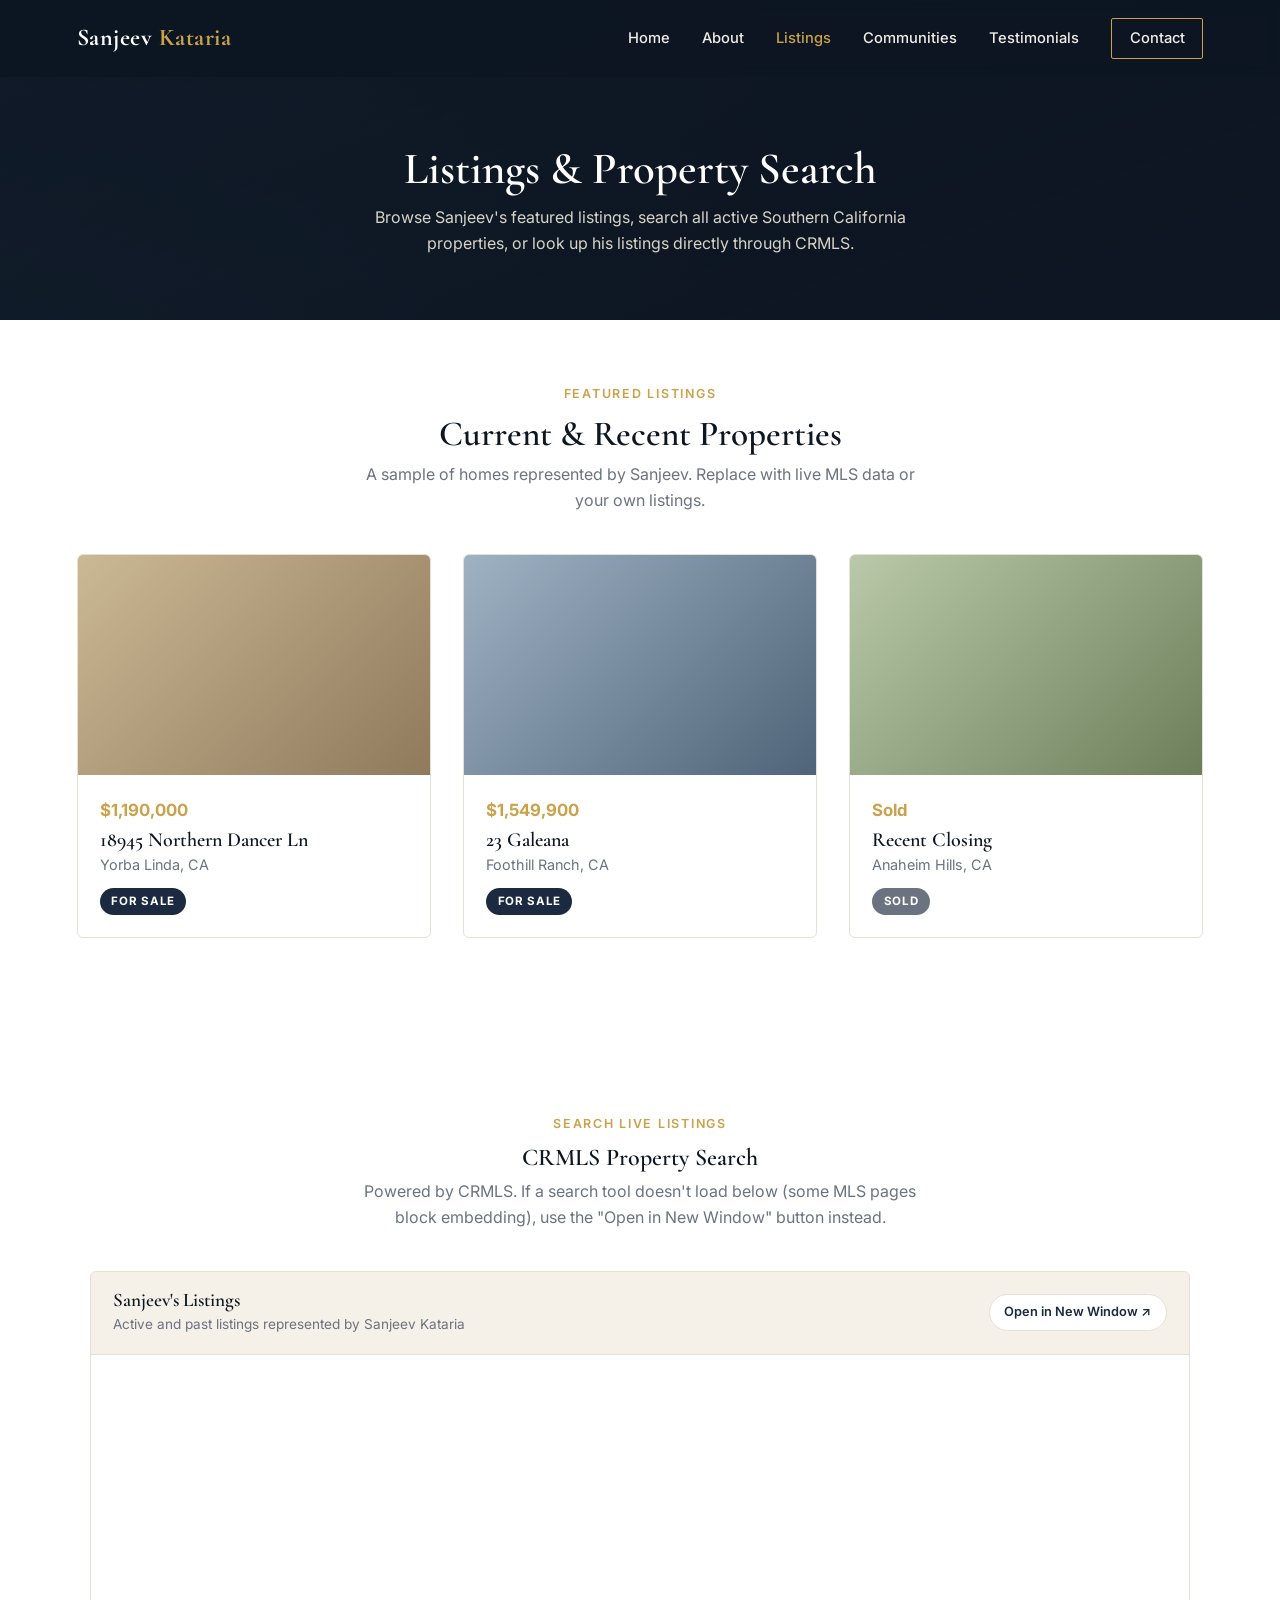
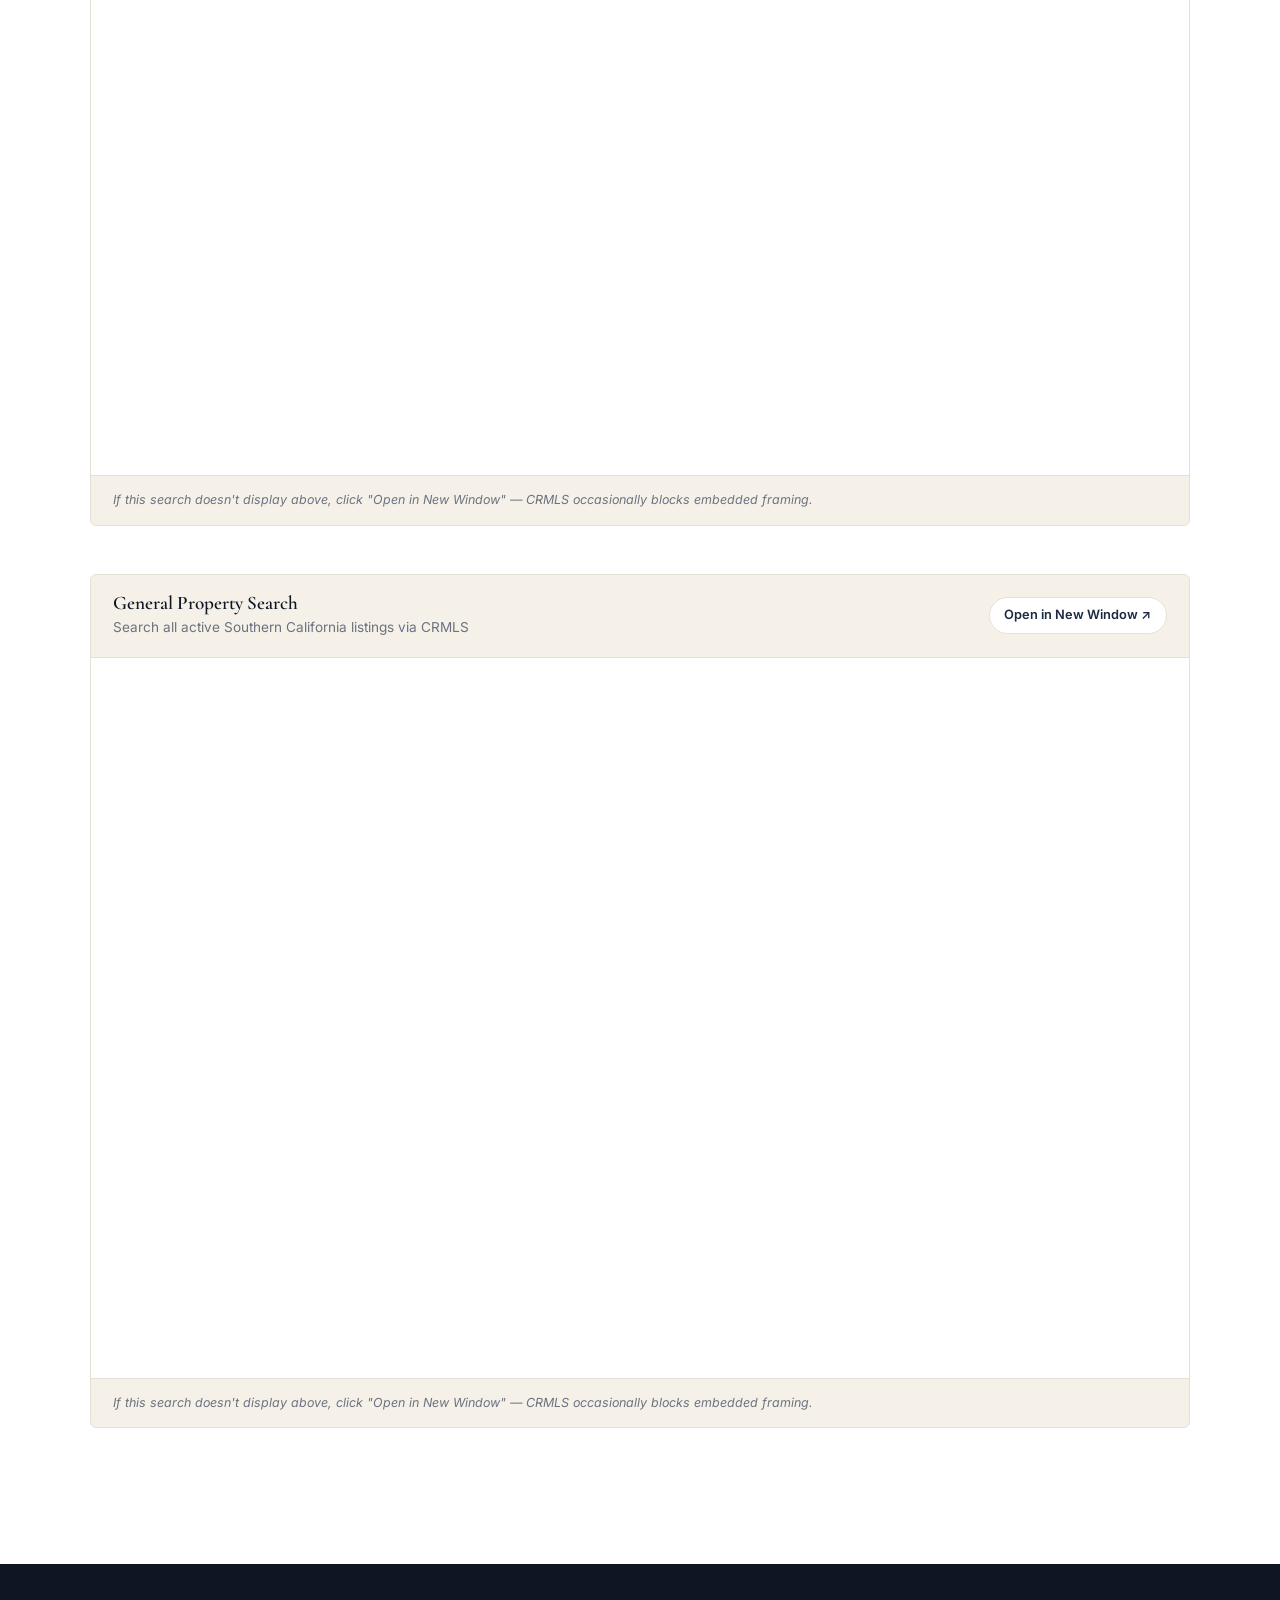
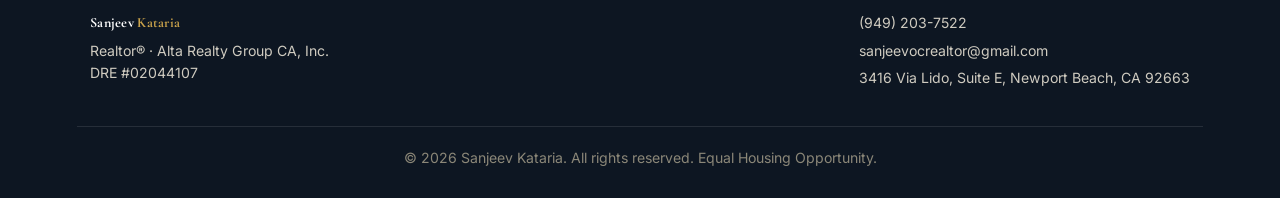
<file: listings.html>
<!DOCTYPE html>
<html lang="en">
<head>
<meta charset="UTF-8">
<meta name="viewport" content="width=device-width, initial-scale=1.0">
<title>Listings & Property Search | Sanjeev Kataria Realtor</title>
<meta name="description" content="Search current Southern California listings and view Sanjeev Kataria's active and past listings via CRMLS.">
<link rel="preconnect" href="https://fonts.googleapis.com">
<link href="https://fonts.googleapis.com/css2?family=Cormorant+Garamond:wght@500;600;700&family=Inter:wght@300;400;500;600;700&display=swap" rel="stylesheet">
<link rel="stylesheet" href="styles.css">
</head>
<body>

<header class="site-header" id="header">
  <div class="nav-wrap">
    <a href="index.html" class="logo">Sanjeev <span>Kataria</span></a>
    <nav class="nav-links" id="navLinks">
      <a href="index.html">Home</a>
      <a href="about.html">About</a>
      <a href="listings.html" class="active">Listings</a>
      <a href="communities.html">Communities</a>
      <a href="testimonials.html">Testimonials</a>
      <a href="contact.html" class="nav-cta">Contact</a>
    </nav>
    <button class="nav-toggle" id="navToggle" aria-label="Toggle menu">
      <span></span><span></span><span></span>
    </button>
  </div>
</header>

<section class="page-hero">
  <h1>Listings &amp; Property Search</h1>
  <p>Browse Sanjeev's featured listings, search all active Southern California properties, or look up his listings directly through CRMLS.</p>
</section>

<!-- ===== FEATURED LISTINGS ===== -->
<section class="listings" id="featured" style="padding-top:4rem;">
  <p class="eyebrow center">Featured Listings</p>
  <h2 class="center">Current &amp; Recent Properties</h2>
  <p class="section-sub center">A sample of homes represented by Sanjeev. Replace with live MLS data or your own listings.</p>
  <div class="listing-grid">
    <div class="listing-card">
      <div class="listing-img listing-img-1"></div>
      <div class="listing-body">
        <span class="listing-price">$1,190,000</span>
        <h3>18945 Northern Dancer Ln</h3>
        <p>Yorba Linda, CA</p>
        <span class="listing-tag">For Sale</span>
      </div>
    </div>
    <div class="listing-card">
      <div class="listing-img listing-img-2"></div>
      <div class="listing-body">
        <span class="listing-price">$1,549,900</span>
        <h3>23 Galeana</h3>
        <p>Foothill Ranch, CA</p>
        <span class="listing-tag">For Sale</span>
      </div>
    </div>
    <div class="listing-card">
      <div class="listing-img listing-img-3"></div>
      <div class="listing-body">
        <span class="listing-price">Sold</span>
        <h3>Recent Closing</h3>
        <p>Anaheim Hills, CA</p>
        <span class="listing-tag listing-tag-sold">Sold</span>
      </div>
    </div>
  </div>
</section>

<!-- ===== IDX EMBEDS ===== -->
<section class="idx" id="search">
  <p class="eyebrow center">Search Live Listings</p>
  <h2 class="center">CRMLS Property Search</h2>
  <p class="section-sub center">Powered by CRMLS. If a search tool doesn't load below (some MLS pages block embedding), use the "Open in New Window" button instead.</p>

  <div class="idx-section">
    <div class="idx-block">
      <div class="idx-block-header">
        <div>
          <h3>Sanjeev's Listings</h3>
          <p>Active and past listings represented by Sanjeev Kataria</p>
        </div>
        <a class="idx-open-link" href="https://www.crmls.org/servlet/lDisplayListings?AGENT=OCKATASAN&LA=EN" target="_blank" rel="noopener">Open in New Window ↗</a>
      </div>
      <div class="idx-frame-wrap">
        <iframe src="https://www.crmls.org/servlet/lDisplayListings?AGENT=OCKATASAN&LA=EN" title="Sanjeev Kataria's CRMLS Listings" loading="lazy"></iframe>
      </div>
      <p class="idx-fallback-note">If this search doesn't display above, click "Open in New Window" — CRMLS occasionally blocks embedded framing.</p>
    </div>

    <div class="idx-block">
      <div class="idx-block-header">
        <div>
          <h3>General Property Search</h3>
          <p>Search all active Southern California listings via CRMLS</p>
        </div>
        <a class="idx-open-link" href="https://www.crmls.org/servlet/lDisplayListings?LA=EN" target="_blank" rel="noopener">Open in New Window ↗</a>
      </div>
      <div class="idx-frame-wrap">
        <iframe src="https://www.crmls.org/servlet/lDisplayListings?LA=EN" title="CRMLS General Property Search" loading="lazy"></iframe>
      </div>
      <p class="idx-fallback-note">If this search doesn't display above, click "Open in New Window" — CRMLS occasionally blocks embedded framing.</p>
    </div>
  </div>
</section>

<footer class="site-footer">
  <div class="footer-grid">
    <div>
      <p class="logo footer-logo">Sanjeev <span>Kataria</span></p>
      <p>Realtor® · Alta Realty Group CA, Inc.<br>DRE #02044107</p>
    </div>
    <div>
      <p><a href="tel:+19492037522">(949) 203-7522</a></p>
      <p><a href="mailto:sanjeevocrealtor@gmail.com">sanjeevocrealtor@gmail.com</a></p>
      <p>3416 Via Lido, Suite E, Newport Beach, CA 92663</p>
    </div>
  </div>
  <p class="footer-copy">© <span id="year"></span> Sanjeev Kataria. All rights reserved. Equal Housing Opportunity.</p>
</footer>

<script src="script.js"></script>
</body>
</html>
</file>
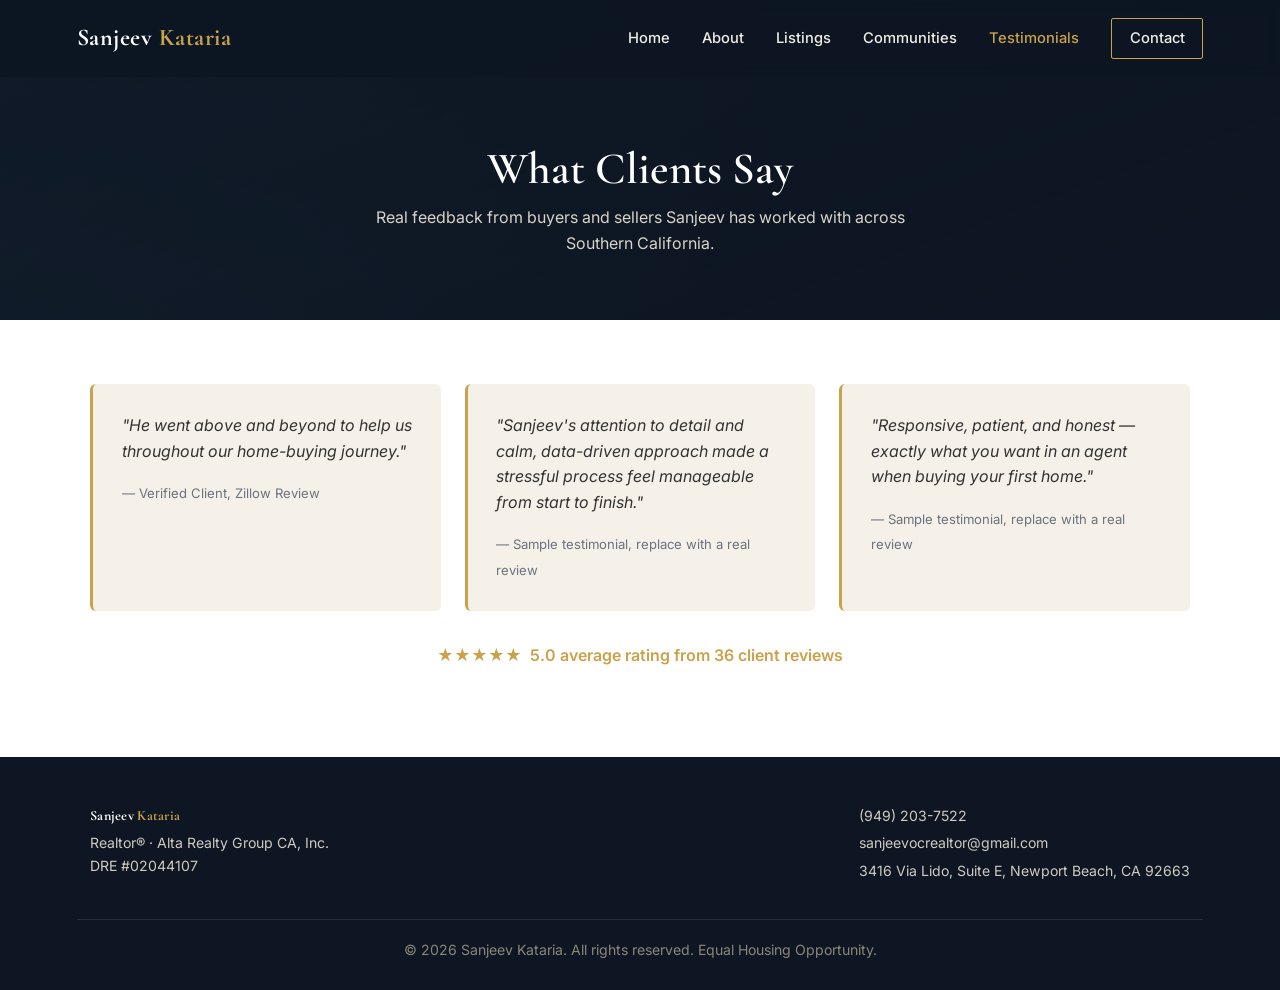
<file: testimonials.html>
<!DOCTYPE html>
<html lang="en">
<head>
<meta charset="UTF-8">
<meta name="viewport" content="width=device-width, initial-scale=1.0">
<title>Client Testimonials | Sanjeev Kataria Realtor</title>
<meta name="description" content="Read what clients say about working with Sanjeev Kataria, Realtor® with Alta Realty Group CA, Inc.">
<link rel="preconnect" href="https://fonts.googleapis.com">
<link href="https://fonts.googleapis.com/css2?family=Cormorant+Garamond:wght@500;600;700&family=Inter:wght@300;400;500;600;700&display=swap" rel="stylesheet">
<link rel="stylesheet" href="styles.css">
</head>
<body>

<header class="site-header" id="header">
  <div class="nav-wrap">
    <a href="index.html" class="logo">Sanjeev <span>Kataria</span></a>
    <nav class="nav-links" id="navLinks">
      <a href="index.html">Home</a>
      <a href="about.html">About</a>
      <a href="listings.html">Listings</a>
      <a href="communities.html">Communities</a>
      <a href="testimonials.html" class="active">Testimonials</a>
      <a href="contact.html" class="nav-cta">Contact</a>
    </nav>
    <button class="nav-toggle" id="navToggle" aria-label="Toggle menu">
      <span></span><span></span><span></span>
    </button>
  </div>
</header>

<section class="page-hero">
  <h1>What Clients Say</h1>
  <p>Real feedback from buyers and sellers Sanjeev has worked with across Southern California.</p>
</section>

<section class="testimonials" id="testimonials" style="padding-top:4rem;">
  <div class="testimonial-grid">
    <blockquote class="testimonial-card">
      <p>"He went above and beyond to help us throughout our home-buying journey."</p>
      <cite>— Verified Client, Zillow Review</cite>
    </blockquote>
    <blockquote class="testimonial-card">
      <p>"Sanjeev's attention to detail and calm, data-driven approach made a stressful process feel manageable from start to finish."</p>
      <cite>— Sample testimonial, replace with a real review</cite>
    </blockquote>
    <blockquote class="testimonial-card">
      <p>"Responsive, patient, and honest — exactly what you want in an agent when buying your first home."</p>
      <cite>— Sample testimonial, replace with a real review</cite>
    </blockquote>
  </div>
  <p class="rating-line center">★★★★★ &nbsp;5.0 average rating from 36 client reviews</p>
</section>

<footer class="site-footer">
  <div class="footer-grid">
    <div>
      <p class="logo footer-logo">Sanjeev <span>Kataria</span></p>
      <p>Realtor® · Alta Realty Group CA, Inc.<br>DRE #02044107</p>
    </div>
    <div>
      <p><a href="tel:+19492037522">(949) 203-7522</a></p>
      <p><a href="mailto:sanjeevocrealtor@gmail.com">sanjeevocrealtor@gmail.com</a></p>
      <p>3416 Via Lido, Suite E, Newport Beach, CA 92663</p>
    </div>
  </div>
  <p class="footer-copy">© <span id="year"></span> Sanjeev Kataria. All rights reserved. Equal Housing Opportunity.</p>
</footer>

<script src="script.js"></script>
</body>
</html>
</file>
<file: styles.css>
:root {
  --navy: #0d1622;
  --navy-2: #1b2a41;
  --gold: #c9a24b;
  --gold-light: #e4c880;
  --cream: #f5f1e8;
  --gray: #6b7280;
  --border: #e5e0d5;
  --serif: 'Cormorant Garamond', Georgia, serif;
  --sans: 'Inter', -apple-system, BlinkMacSystemFont, sans-serif;
}

* { box-sizing: border-box; margin: 0; padding: 0; }

html { scroll-behavior: smooth; }

body {
  font-family: var(--sans);
  color: var(--navy);
  background: #fff;
  line-height: 1.6;
  -webkit-font-smoothing: antialiased;
}

img { max-width: 100%; display: block; }

a { color: inherit; text-decoration: none; }

h1, h2, h3 { font-family: var(--serif); font-weight: 600; line-height: 1.15; }

.eyebrow {
  text-transform: uppercase;
  letter-spacing: 0.14em;
  font-size: 0.78rem;
  font-weight: 600;
  color: var(--gold);
  margin-bottom: 0.6rem;
}
.eyebrow.center { text-align: center; }
.center { text-align: center; }

.section-sub {
  color: var(--gray);
  max-width: 560px;
  margin: 0.5rem auto 2.5rem;
}

section { padding: 5.5rem 6vw; }

/* ---------- NAV ---------- */
.site-header {
  position: fixed;
  top: 0; left: 0; right: 0;
  z-index: 100;
  background: rgba(13, 22, 34, 0.92);
  backdrop-filter: blur(6px);
  transition: background 0.3s ease;
}
.nav-wrap {
  max-width: 1300px;
  margin: 0 auto;
  padding: 1.1rem 6vw;
  display: flex;
  align-items: center;
  justify-content: space-between;
}
.logo {
  font-family: var(--serif);
  font-size: 1.5rem;
  font-weight: 700;
  color: #fff;
  letter-spacing: 0.02em;
}
.logo span { color: var(--gold); }
.nav-links { display: flex; align-items: center; gap: 2rem; }
.nav-links a {
  color: #f0ede4;
  font-size: 0.92rem;
  font-weight: 500;
  transition: color 0.2s;
}
.nav-links a:hover { color: var(--gold); }
.nav-cta {
  border: 1px solid var(--gold);
  padding: 0.5rem 1.1rem;
  border-radius: 2px;
}
.nav-links a.active { color: var(--gold); }
.nav-toggle {
  display: none;
  flex-direction: column;
  gap: 5px;
  background: none;
  border: none;
  cursor: pointer;
  padding: 6px;
}
.nav-toggle span {
  width: 24px; height: 2px; background: #fff; display: block;
}

/* ---------- HERO ---------- */
.hero {
  position: relative;
  min-height: 92vh;
  display: flex;
  align-items: center;
  padding: 0 6vw;
  background:
    linear-gradient(160deg, rgba(13,22,34,0.88), rgba(13,22,34,0.65)),
    linear-gradient(120deg, #2a3f5c, #0d1622 60%);
  color: #fff;
}
.hero-content { max-width: 720px; position: relative; z-index: 2; padding-top: 4rem; }
.hero h1 {
  font-size: clamp(2.2rem, 5vw, 3.6rem);
  margin-bottom: 1.2rem;
  color: #fff;
}
.hero-sub {
  font-size: 1.1rem;
  color: #d8d4c8;
  max-width: 560px;
  margin-bottom: 2.2rem;
}
.hero-actions { display: flex; gap: 1rem; flex-wrap: wrap; }

.btn {
  display: inline-block;
  padding: 0.9rem 1.8rem;
  font-size: 0.92rem;
  font-weight: 600;
  letter-spacing: 0.02em;
  border-radius: 2px;
  transition: all 0.2s ease;
  cursor: pointer;
  border: 1px solid transparent;
}
.btn-primary { background: var(--gold); color: var(--navy); }
.btn-primary:hover { background: var(--gold-light); }
.btn-outline { border-color: rgba(255,255,255,0.5); color: #fff; }
.btn-outline:hover { border-color: #fff; background: rgba(255,255,255,0.08); }
.btn-full { width: 100%; text-align: center; }

/* ---------- SUB-PAGE HEADER ---------- */
.page-hero {
  padding: 9rem 6vw 4rem;
  background:
    linear-gradient(160deg, rgba(13,22,34,0.92), rgba(13,22,34,0.75)),
    linear-gradient(120deg, #2a3f5c, #0d1622 60%);
  color: #fff;
  text-align: center;
}
.page-hero h1 { font-size: clamp(2rem, 4.5vw, 2.8rem); color: #fff; margin-bottom: 0.6rem; }
.page-hero p { color: #d8d4c8; max-width: 560px; margin: 0 auto; }

/* ---------- IDX EMBEDS ---------- */
.idx-section { max-width: 1100px; margin: 0 auto 3rem; }
.idx-block {
  border: 1px solid var(--border);
  border-radius: 6px;
  overflow: hidden;
  margin-bottom: 3rem;
  background: var(--cream);
}
.idx-block-header {
  display: flex;
  align-items: center;
  justify-content: space-between;
  flex-wrap: wrap;
  gap: 0.8rem;
  padding: 1.1rem 1.4rem;
  border-bottom: 1px solid var(--border);
}
.idx-block-header h3 { font-size: 1.2rem; }
.idx-block-header p { font-size: 0.85rem; color: var(--gray); margin-top: 0.2rem; }
.idx-open-link {
  font-size: 0.8rem;
  font-weight: 600;
  color: var(--navy-2);
  border: 1px solid var(--border);
  padding: 0.45rem 0.9rem;
  border-radius: 20px;
  white-space: nowrap;
  background: #fff;
}
.idx-open-link:hover { border-color: var(--gold); color: var(--gold); }
.idx-frame-wrap { background: #fff; }
.idx-frame-wrap iframe {
  width: 100%;
  height: 720px;
  border: none;
  display: block;
}
.idx-fallback-note {
  font-size: 0.78rem;
  color: var(--gray);
  padding: 0.9rem 1.4rem;
  font-style: italic;
  border-top: 1px solid var(--border);
}

/* ---------- COMMUNITIES ---------- */
.communities-section { background: #0a0a0a; color: #fff; }
.communities-section .eyebrow { color: var(--gold); }
.communities-section h1, .communities-section h2 { color: #fff; }
.region-block { max-width: 1300px; margin: 0 auto 4rem; }
.region-block:last-child { margin-bottom: 0; }
.region-title {
  font-size: 1.5rem;
  color: var(--gold);
  border-bottom: 1px solid rgba(255,255,255,0.15);
  padding-bottom: 0.7rem;
  margin-bottom: 1.5rem;
}
.community-grid {
  display: grid;
  grid-template-columns: repeat(5, 1fr);
  gap: 1px;
  background: rgba(255,255,255,0.08);
}
.community-card {
  background: #0a0a0a;
  display: block;
  text-decoration: none;
}
.community-photo {
  aspect-ratio: 4 / 3;
  background-size: cover;
  background-position: center;
  position: relative;
  overflow: hidden;
}
.community-photo::after {
  content: '';
  position: absolute;
  inset: 0;
  background: linear-gradient(180deg, rgba(0,0,0,0) 50%, rgba(0,0,0,0.35) 100%);
}
.community-card:hover .community-photo { filter: brightness(1.15); }
.community-name {
  padding: 0.9rem 0.7rem 0.15rem;
  font-size: 0.8rem;
  font-weight: 700;
  letter-spacing: 0.04em;
  text-transform: uppercase;
  color: #f0ede4;
  transition: color 0.2s ease;
}
.community-card:hover .community-name { color: var(--gold); }
.community-city {
  display: block;
  padding: 0 0.7rem 0.9rem;
  font-size: 0.7rem;
  font-weight: 400;
  letter-spacing: 0.03em;
  text-transform: none;
  color: #8b8778;
}
.communities-note {
  max-width: 700px;
  margin: 0 auto 3.5rem;
  text-align: center;
  font-size: 0.82rem;
  color: #9a9689;
  font-style: italic;
}

/* ---------- TRUST BAR ---------- */
.trust-bar {
  background: var(--navy-2);
  color: #fff;
  display: flex;
  flex-wrap: wrap;
  justify-content: space-around;
  padding: 2.4rem 6vw;
  text-align: center;
}
.trust-item { display: flex; flex-direction: column; gap: 0.3rem; padding: 0.6rem 1rem; }
.trust-item strong { font-family: var(--serif); font-size: 2rem; color: var(--gold); }
.trust-item span { font-size: 0.82rem; text-transform: uppercase; letter-spacing: 0.08em; color: #c9c5ba; }

/* ---------- ABOUT ---------- */
.about-grid {
  max-width: 1200px;
  margin: 0 auto;
  display: grid;
  grid-template-columns: 340px 1fr;
  gap: 4rem;
  align-items: start;
}
.about-photo img {
  border-radius: 4px;
  box-shadow: 0 20px 40px rgba(13,22,34,0.15);
}
.photo-note {
  font-size: 0.75rem;
  color: var(--gray);
  margin-top: 0.6rem;
  font-style: italic;
}
.about-text h2 { font-size: 2.4rem; margin-bottom: 0.3rem; }
.title-line { color: var(--gold); font-weight: 600; margin-bottom: 1.2rem; font-size: 0.95rem; }
.about-text p { margin-bottom: 1.1rem; color: #333; }
.specialty-list {
  list-style: none;
  display: grid;
  grid-template-columns: 1fr 1fr;
  gap: 0.6rem;
  margin: 1.2rem 0;
}
.specialty-list li {
  padding-left: 1.3rem;
  position: relative;
  font-size: 0.95rem;
  color: #333;
}
.specialty-list li::before {
  content: '';
  position: absolute;
  left: 0; top: 0.55rem;
  width: 8px; height: 8px;
  background: var(--gold);
  border-radius: 50%;
}
.lang-badges { display: flex; gap: 0.6rem; margin-top: 1rem; }
.badge {
  background: var(--cream);
  border: 1px solid var(--border);
  padding: 0.35rem 0.9rem;
  border-radius: 20px;
  font-size: 0.8rem;
  font-weight: 600;
  color: var(--navy-2);
}

/* ---------- STATS ---------- */
.stats { background: var(--cream); }
.stats h2 { font-size: 2.2rem; }
.stats-grid {
  max-width: 1100px;
  margin: 0 auto;
  display: grid;
  grid-template-columns: repeat(3, 1fr);
  gap: 1.5rem;
}
.stat-card {
  background: #fff;
  border: 1px solid var(--border);
  border-radius: 6px;
  padding: 2rem 1rem;
  text-align: center;
}
.stat-num { display: block; font-family: var(--serif); font-size: 2.1rem; font-weight: 700; color: var(--navy-2); }
.stat-label { display: block; margin-top: 0.4rem; font-size: 0.82rem; text-transform: uppercase; letter-spacing: 0.06em; color: var(--gray); }

/* ---------- LISTINGS ---------- */
.listings h2 { font-size: 2.2rem; }
.listing-grid {
  max-width: 1200px;
  margin: 0 auto;
  display: grid;
  grid-template-columns: repeat(3, 1fr);
  gap: 2rem;
}
.listing-card {
  border: 1px solid var(--border);
  border-radius: 6px;
  overflow: hidden;
  transition: transform 0.2s ease, box-shadow 0.2s ease;
}
.listing-card:hover { transform: translateY(-4px); box-shadow: 0 16px 32px rgba(13,22,34,0.1); }
.listing-img { height: 220px; background-size: cover; background-position: center; }
.listing-img-1 { background: linear-gradient(135deg, #cbb894, #8f7a5c); }
.listing-img-2 { background: linear-gradient(135deg, #9fb2c4, #4f6478); }
.listing-img-3 { background: linear-gradient(135deg, #b9c9a9, #6c7f5a); }

/* community placeholder gradients (swap for real photos) */
.cbg-1 { background: linear-gradient(135deg, #cbb894, #8f7a5c); }
.cbg-2 { background: linear-gradient(135deg, #9fb2c4, #4f6478); }
.cbg-3 { background: linear-gradient(135deg, #b9c9a9, #6c7f5a); }
.cbg-4 { background: linear-gradient(135deg, #d4a5a5, #8a5555); }
.cbg-5 { background: linear-gradient(135deg, #c9a24b, #7a5f22); }
.cbg-6 { background: linear-gradient(135deg, #a5b8d4, #55688a); }
.cbg-7 { background: linear-gradient(135deg, #cfc0a8, #756a4f); }
.cbg-8 { background: linear-gradient(135deg, #b0a5c4, #5f5578); }
.listing-body { padding: 1.4rem; }
.listing-price { color: var(--gold); font-weight: 700; font-size: 1.05rem; }
.listing-body h3 { font-size: 1.25rem; margin: 0.3rem 0 0.1rem; }
.listing-body p { color: var(--gray); font-size: 0.9rem; margin-bottom: 0.7rem; }
.listing-tag {
  display: inline-block;
  font-size: 0.72rem;
  font-weight: 700;
  text-transform: uppercase;
  letter-spacing: 0.06em;
  background: var(--navy-2);
  color: #fff;
  padding: 0.25rem 0.7rem;
  border-radius: 20px;
}
.listing-tag-sold { background: var(--gray); }

/* ---------- AREAS ---------- */
.areas { background: var(--navy); color: #fff; }
.areas h2 { color: #fff; font-size: 2.2rem; }
.area-tags {
  max-width: 900px;
  margin: 0 auto;
  display: flex;
  flex-wrap: wrap;
  justify-content: center;
  gap: 0.7rem;
}
.area-tags span {
  border: 1px solid rgba(255,255,255,0.25);
  padding: 0.5rem 1rem;
  border-radius: 20px;
  font-size: 0.85rem;
  color: #e7e3d8;
}

/* ---------- TESTIMONIALS ---------- */
.testimonials h2 { font-size: 2.2rem; }
.testimonial-grid {
  max-width: 1100px;
  margin: 0 auto;
  display: grid;
  grid-template-columns: repeat(3, 1fr);
  gap: 1.5rem;
}
.testimonial-card {
  background: var(--cream);
  padding: 1.8rem;
  border-radius: 6px;
  border-left: 3px solid var(--gold);
}
.testimonial-card p { font-style: italic; margin-bottom: 1rem; color: #333; }
.testimonial-card cite { font-size: 0.82rem; color: var(--gray); font-style: normal; }
.rating-line { margin-top: 2rem; color: var(--gold); font-weight: 600; }

/* ---------- CONTACT ---------- */
.contact-grid {
  max-width: 1100px;
  margin: 0 auto;
  display: grid;
  grid-template-columns: 1fr 1fr;
  gap: 3.5rem;
}
.contact-info h2 { font-size: 2.1rem; margin-bottom: 1rem; }
.contact-info p { color: #333; margin-bottom: 1.5rem; }
.contact-details { list-style: none; }
.contact-details li { padding: 0.5rem 0; border-bottom: 1px solid var(--border); font-size: 0.95rem; }
.contact-details a { color: var(--navy-2); font-weight: 600; }
.contact-form { display: flex; flex-direction: column; gap: 1rem; }
.contact-form label { font-size: 0.85rem; font-weight: 600; color: var(--navy-2); display: flex; flex-direction: column; gap: 0.4rem; }
.contact-form input, .contact-form textarea {
  font-family: var(--sans);
  font-size: 0.95rem;
  padding: 0.7rem 0.9rem;
  border: 1px solid var(--border);
  border-radius: 4px;
  font-weight: 400;
  color: var(--navy);
}
.contact-form input:focus, .contact-form textarea:focus { outline: 2px solid var(--gold); }
.form-note { font-size: 0.75rem; color: var(--gray); font-style: italic; }

/* ---------- FOOTER ---------- */
.site-footer { background: var(--navy); color: #cfcbc0; padding: 3rem 6vw 1.5rem; }
.footer-grid {
  max-width: 1100px;
  margin: 0 auto 2rem;
  display: flex;
  justify-content: space-between;
  flex-wrap: wrap;
  gap: 2rem;
}
.footer-logo { color: #fff; margin-bottom: 0.6rem; }
.site-footer p { font-size: 0.88rem; margin-bottom: 0.3rem; }
.footer-copy {
  text-align: center;
  border-top: 1px solid rgba(255,255,255,0.1);
  padding-top: 1.2rem;
  font-size: 0.78rem;
  color: #8b8778;
}

/* ---------- RESPONSIVE ---------- */
@media (max-width: 900px) {
  .about-grid, .contact-grid { grid-template-columns: 1fr; }
  .stats-grid, .listing-grid, .testimonial-grid { grid-template-columns: 1fr 1fr; }
  .community-grid { grid-template-columns: repeat(3, 1fr); }
  section { padding: 4rem 6vw; }
}

@media (max-width: 640px) {
  .nav-links {
    position: absolute;
    top: 100%; left: 0; right: 0;
    background: var(--navy);
    flex-direction: column;
    align-items: flex-start;
    padding: 1.5rem 6vw;
    gap: 1.2rem;
    display: none;
  }
  .nav-links.open { display: flex; }
  .nav-toggle { display: flex; }
  .stats-grid, .listing-grid, .testimonial-grid, .specialty-list { grid-template-columns: 1fr; }
  .community-grid { grid-template-columns: repeat(2, 1fr); }
  .trust-bar { gap: 0.5rem; }
  .footer-grid { flex-direction: column; }
  .idx-frame-wrap iframe { height: 560px; }
  .page-hero { padding: 7rem 6vw 3rem; }
}
</file>
